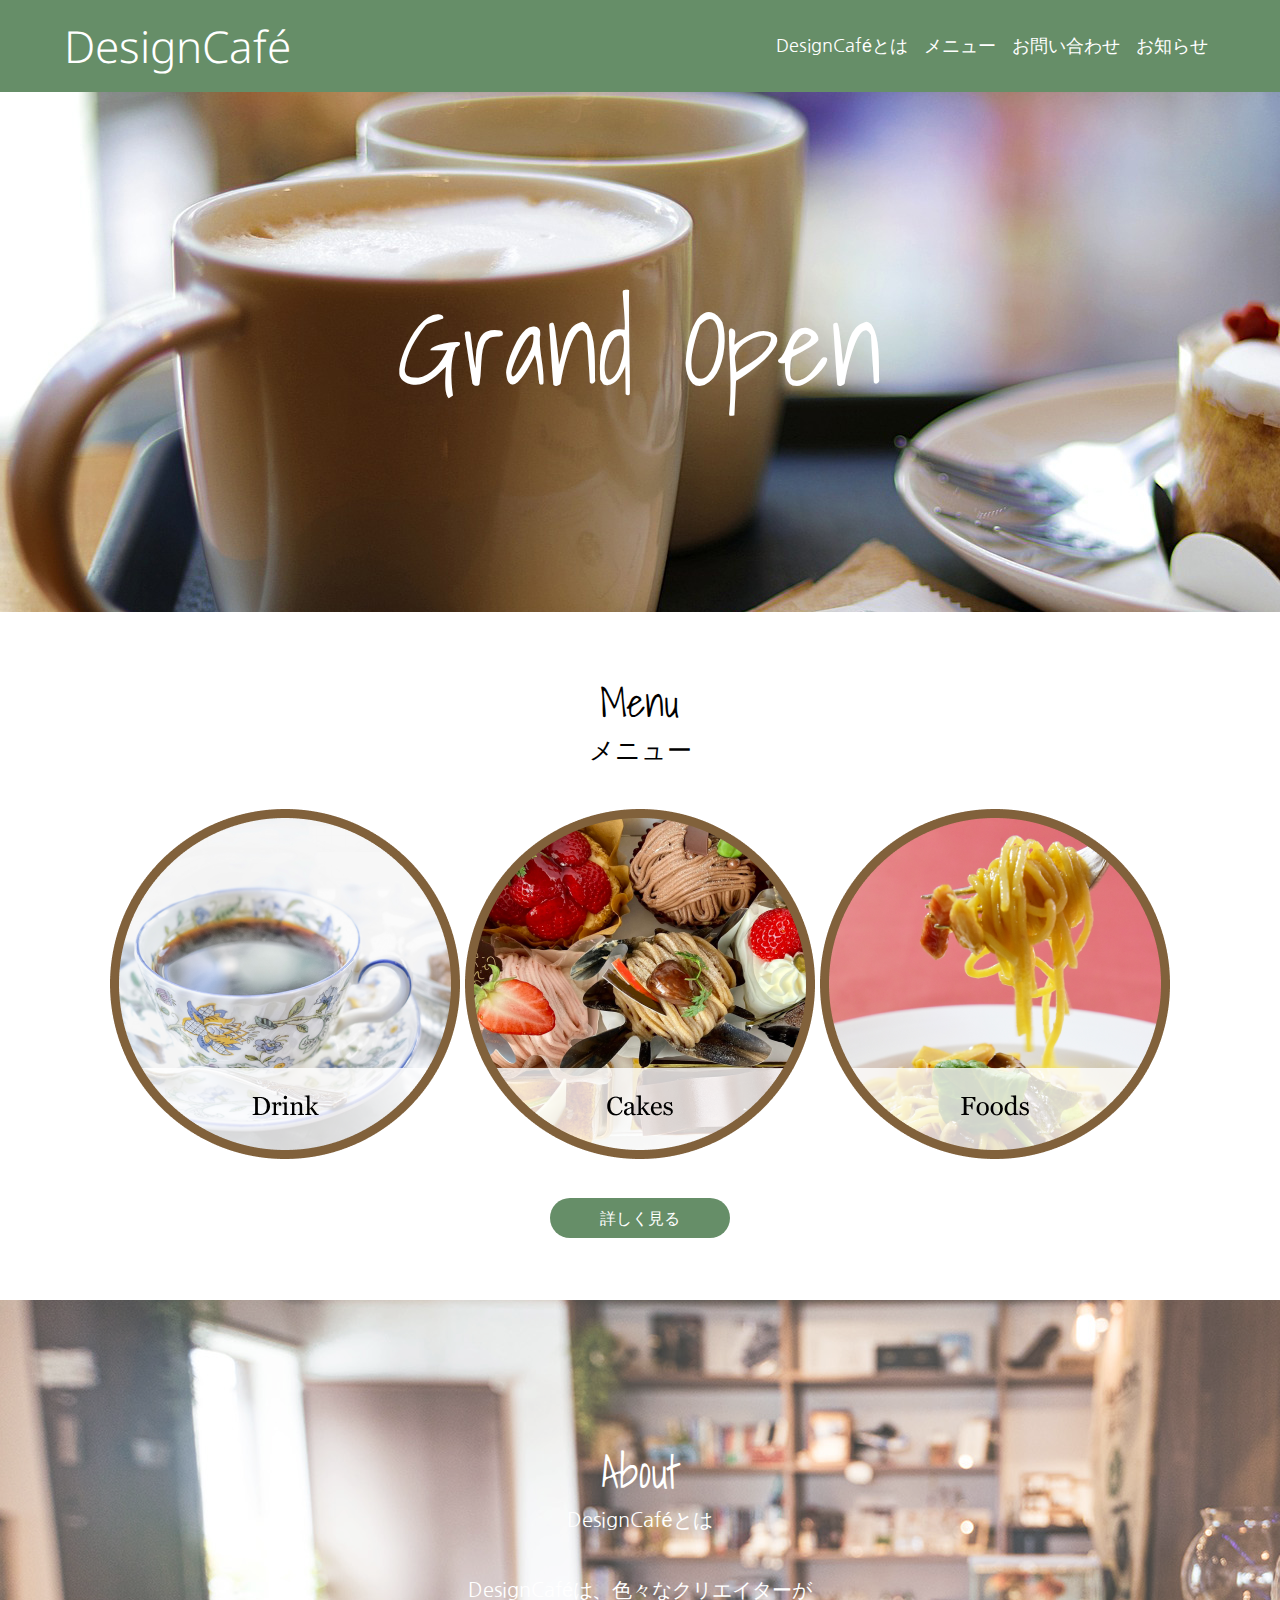
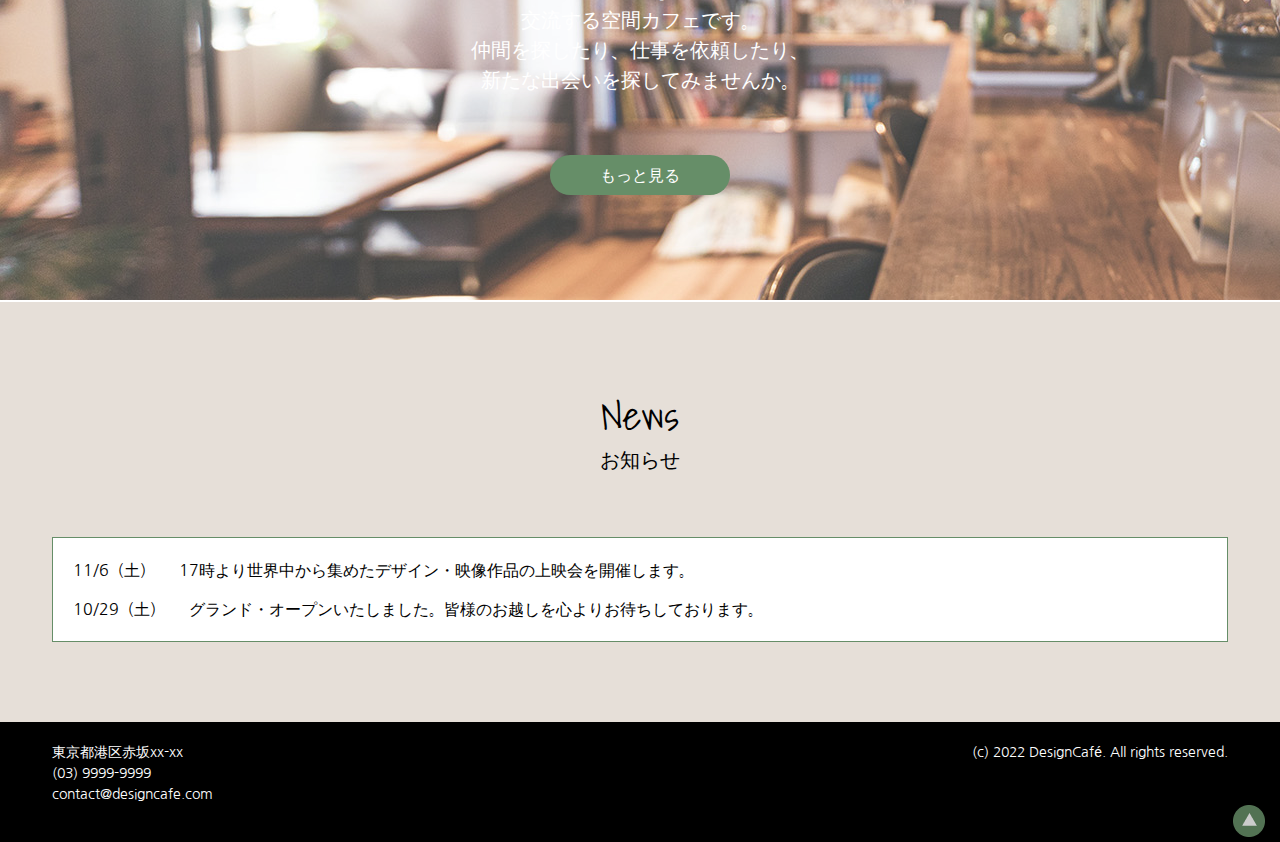
<file: HW10/index.html>
<!DOCTYPE html>
<html lang="en">
<head>
    <meta charset="UTF-8">
    <meta name="viewport" content="width=device-width, initial-scale=1.0">
    <title>DesignCafé</title>
    <link rel="preconnect" href="https://fonts.googleapis.com">
    <link rel="preconnect" href="https://fonts.gstatic.com" crossorigin>
    <link href="https://fonts.googleapis.com/css2?family=Shadows+Into+Light&display=swap" rel="stylesheet">
    <link rel="stylesheet" href="https://cdnjs.cloudflare.com/ajax/libs/font-awesome/6.5.2/css/all.min.css"
        integrity="sha512-SnH5WK+bZxgPHs44uWIX+LLJAJ9/2PkPKZ5QiAj6Ta86w+fsb2TkcmfRyVX3pBnMFcV7oQPJkl9QevSCWr3W6A=="
        crossorigin="anonymous" referrerpolicy="no-referrer" />
    <link rel="preconnect" href="https://fonts.googleapis.com">
    <link rel="preconnect" href="https://fonts.gstatic.com" crossorigin>
    <link href="https://fonts.googleapis.com/css2?family=Shadows+Into+Light&display=swap" rel="stylesheet">
    <link rel="preconnect" href="https://fonts.googleapis.com">
    <link rel="preconnect" href="https://fonts.gstatic.com" crossorigin>
    <link
        href="https://fonts.googleapis.com/css2?family=Nanum+Gothic&family=Noto+Sans+Georgian:wght@100..900&display=swap"
        rel="stylesheet">
    <link rel="preconnect" href="https://fonts.googleapis.com">
    <link rel="preconnect" href="https://fonts.gstatic.com" crossorigin>
    <link href="https://fonts.googleapis.com/css2?family=Noto+Sans+Georgian:wght@100..900&display=swap"
        rel="stylesheet">
    <link href="https://cdn.jsdelivr.net/npm/bootstrap@5.3.3/dist/css/bootstrap.min.css" rel="stylesheet"
        integrity="sha384-QWTKZyjpPEjISv5WaRU9OFeRpok6YctnYmDr5pNlyT2bRjXh0JMhjY6hW+ALEwIH" crossorigin="anonymous">
    <link rel="stylesheet" href="style/fonts.css">
    <link rel="stylesheet" href="style/media.css">
    <link rel="stylesheet" href="style/style.css">
</head>

<body>
    <header>
        <div class="container">
            <nav class="navbar navbar-expand-lg bg-$green-600 ">
                <div class="container-fluid">
                    <a class="navbar-brand text-white " href="#">DesignCafé</a>
                    <button class="navbar-toggler" type="button" data-bs-toggle="collapse" data-bs-target="#navbarNav"
                        aria-controls="navbarNav" aria-expanded="false" aria-label="Toggle navigation">
                        <span class="navbar-toggler-icon"></span>
                    </button>
                    <div class="collapse navbar-collapse" id="navbarNav">
                        <ul class="navbar-nav ms-auto">
                            <li class="nav-item">
                                <a class="nav-link active text-white" aria-current="page" href="#">DesignCaféとは</a>
                            </li>
                            <li class="nav-item">
                                <a class="nav-link text-white " href="#">メニュー</a>
                            </li>
                            <li class="nav-item">
                                <a class="nav-link text-white" href="#">お問い合わせ</a>
                            </li>
                            <li class="nav-item">
                                <a class="nav-link text-white" aria-disabled="true">お知らせ</a>
                            </li>
                        </ul>
                    </div>
                </div>
            </nav>
        </div>
    </header>
    <!-- 2 секція  -->
    <section class="grand_open">
        <div class="wrapper_grand">
            <div class="container">
                <div class="grand_title">Grand Open</div>
            </div>
        </div>
    </section>
    <!-- 3 секція -->
    <section class="select">
        <div class="container">
            <div class="select_wrapper">
                <div class="select_text">
                    <div class="select_title">Menu</div>
                    <div class="select_subtitle">メニュー</div>
                </div>
                <div class="select_img">
                    <img class="Drink col-mg-4" src="img/img1.png" alt="Drink">
                    <img class="Cakes  col-mg-4" src="img/img2.png" alt="Cakes">
                    <img class="Foods col-mg-4" src="img/img3.png" alt="Foods">
                </div>
                <button class="selection_btn">詳しく見る <span><i class="fa-solid fa-angle-right"></i></span></button>
            </div>
        </div>
    </section>
    <!-- 4 секція -->
    <section class="description">
        <div class="dsr_wrapper">
        <div class="container">
            <div class="dsrg">
                <div class="dsr_title">About</div>
                <div class="dsr_subtitle">DesignCaféとは</div>
            </div>
            <div class="dsr_text">DesignCaféは、色々なクリエイターが         <br>交流する空間カフェです。        <br>  仲間を探したり、仕事を依頼したり、   <br> 新たな出会いを探してみませんか。
                <button class="dsr_btn">もっと見る <span><i class="fa-solid fa-angle-right"></i></span></button>
                </div>
            </div>   
        </div>
    </section>
<!-- 5 секція -->
<section class="news">
    <div class="container">
        <div class="news_main">
        <div class="news_title">News</div>
        <div class="news_subtitle">お知らせ</div>
        </div>
        <div class="block">
            <div class="first_blockt"><id>11/6（土）</id> 17時より世界中から集めたデザイン・映像作品の上映会を開催します。</div>
            <div class="second_blockt"><id>10/29（土）</id> グランド・オープンいたしました。皆様のお越しを心よりお待ちしております。 </div>
        </div>
    </div>
</section>
<!-- футер -->
    <footer>
        <div class="container">
            <div class="footer_column">
            <div class="first_column">
                <div class="footer_first">東京都港区赤坂xx-xx</div>
                <div class="footer_second">(03) 9999-9999</div>
                <div class="footer_email">contact@designcafe.com</div>
            </div>
            <div class="second_column">
                <div class="author">(c) 2022 DesignCafé. All rights reserved.</div>
                </div>
            </div>
        </div>
        <img src="icon/footer_icon.png" alt="icon" class="footer_img">
        </footer>
    <script src="https://cdn.jsdelivr.net/npm/bootstrap@5.3.3/dist/js/bootstrap.bundle.min.js"
        integrity="sha384-YvpcrYf0tY3lHB60NNkmXc5s9fDVZLESaAA55NDzOxhy9GkcIdslK1eN7N6jIeHz"
        crossorigin="anonymous"></script>
</body>
</html>
</file>
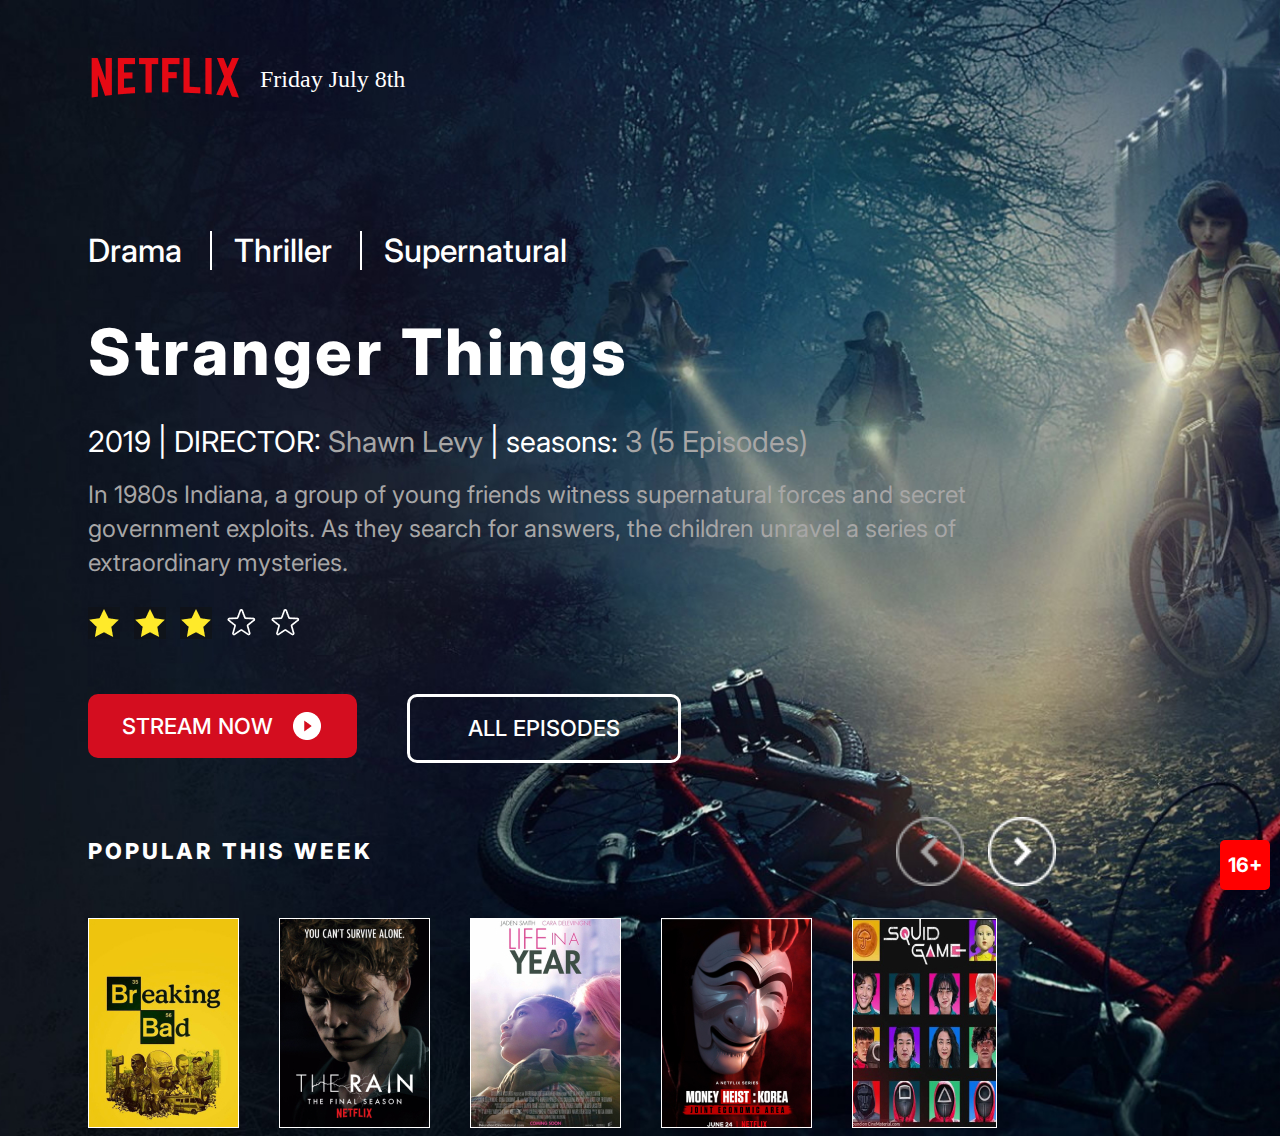
<file: HW6/index.html>
<!DOCTYPE html>
<html lang="en">
  <head>
    <meta charset="UTF-8" />
    <meta name="viewport" content="width=device-width, initial-scale=1.0" />
    <link rel="preconnect" href="https://fonts.googleapis.com" />
    <link rel="preconnect" href="https://fonts.gstatic.com" crossorigin />
    <link
      href="https://fonts.googleapis.com/css2?family=Inter:wght@100..900&display=swap"
      rel="stylesheet"
    />
    <link rel="stylesheet" href="style/style.css" />
    <title>Netflix</title>
  </head>
  <body>
    <header>
      <div class="container be-flex">
        <div class="left-side-header">
          <img
            class="logo"
            src="img/іконка_нетфлікс.png"
            alt="Netflix logotype in red color"
          />
           <p style="font-family: 'Calligraphic';">Friday July 8th</p>
        </div>
        <div class="right-side-header">
          <button type="button" class="search-btn">
            <img
              class="search-icon"
              src="img/лупа.png" alt="search"
            />
          </button>
          <img src="img/аватарка_акаунта.png" alt="avatarka" />
        </div>
      </div>
    </header>
    <main>
      <div class="container">
        <div class="content-thumb">
          <div class="genres-container">
            <span class="genres">Drama</span>
            <span class="genres">Thriller</span>
            <span class="genres">Supernatural</span>
          </div>
          <h1>Stranger Things</h1>
          <p class="info">
            2019 | DIRECTOR: <span class="info-gray">Shawn Levy </span> | seasons:
            <span class="info-gray">3 (5 Episodes)</span>
          </p>
          <p class="film-description">
            In 1980s Indiana, a group of young friends witness supernatural
            forces and secret government exploits. As they search for answers,
            the children unravel a series of extraordinary mysteries.
          </p>
          <ul class="raiting">
            <li><img src="img/золота_зірка.png" alt="Gold star" /></li>
            <li><img src="img/золота_зірка.png" alt="Gold star" /></li>
            <li><img src="img/золота_зірка.png" alt="Gold star" /></li>
            <li><img src="img/сіра_зірка.png" alt="Grey star" /></li>
            <li><img src="img/сіра_зірка.png" alt="Grey star" /></li>
          </ul>
          <ul class="buttons-list">
            <li>
              <button class="btn primary-btn">
                STREAM NOW <img src="img/пауза.png" alt="pauza" />
              </button>
            </li>
            <li><button class="btn secondary-btn">ALL EPISODES</button></li>
          </ul>
          <div class="popular-container">
            <h2>POPULAR THIS WEEK</h2>
            <div class="slider-arrows">
              <img src="img/стрілка_вліво.png" alt="left" />
              <img src="img/стрілка_вправо.png" alt="right" />
            </div>
          </div>
          <ul class="popular-list">
            <li><img src="img/фільм1.jpg" alt="Film1" /></li>
            <li><img src="img//фільм2.jpg" alt="Film2" /></li>
            <li><img src="img/фільм3.jpg" alt="Film3" /></li>
            <li><img src="img//фільм4.jpg" alt="Film4" /></li>
            <li><img src="img/фільм5.jpg" alt="Film5" /></li>
          </ul>
          <style>
            .corner-box {
                position: fixed;
                bottom: 10px;
                right: 10px;
                width: 50px;
                height: 50px;
                background-color: red;
                color: white;
                display: flex;
                justify-content: center;
                align-items: center;
                font-size: 20px;
                font-weight: bold;
                border-radius: 5px;
            }
        </style>
          <div class="corner-box">16+</div>
        </div>
      </div>
    </main>
  </body>
</html>
</file>
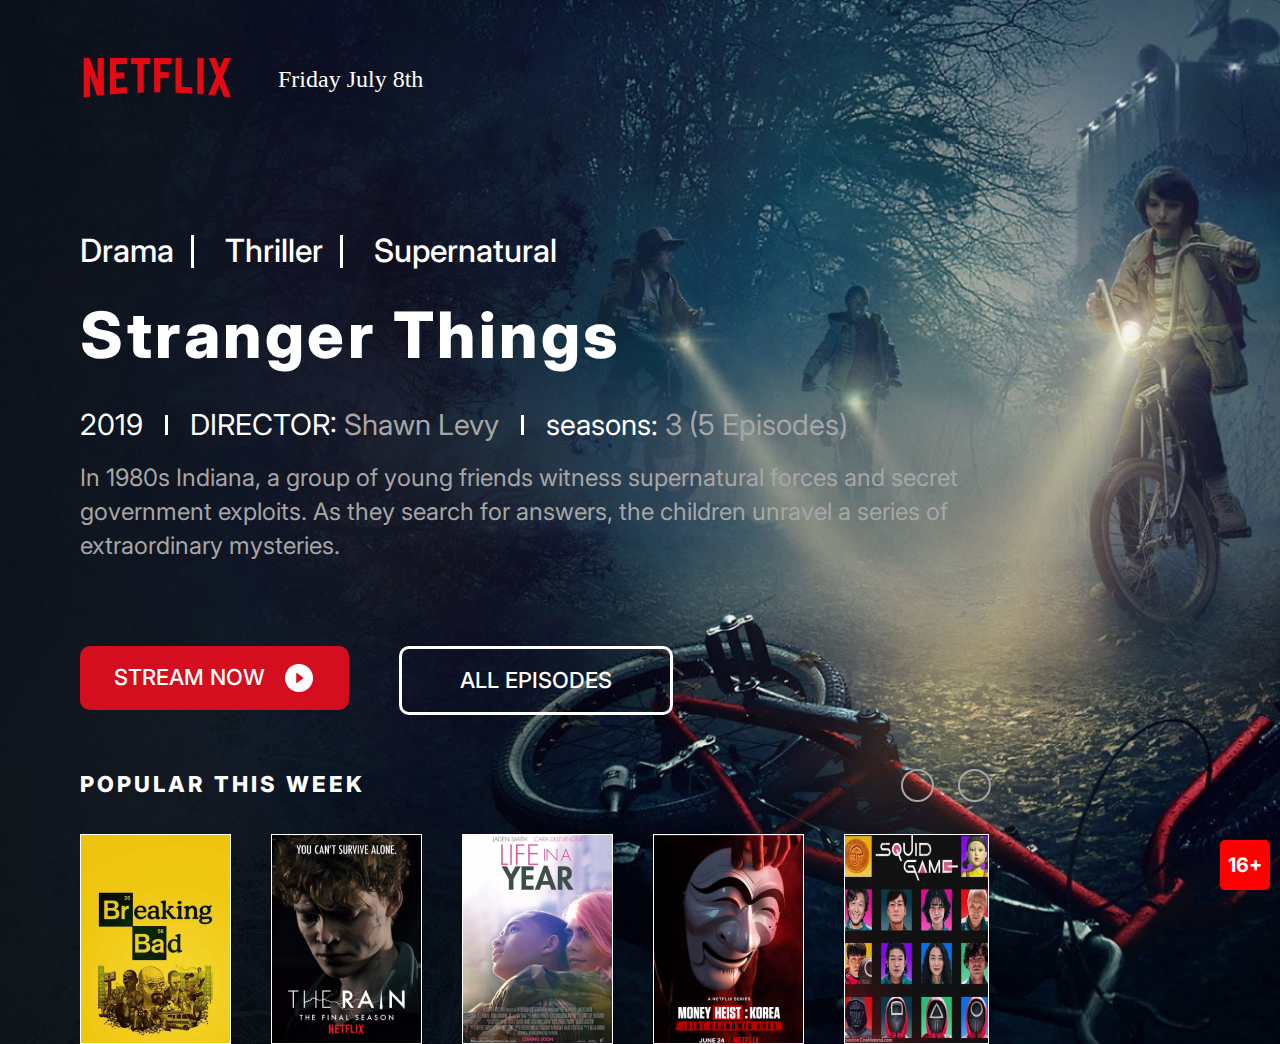
<file: HW7/index.html>
<!DOCTYPE html>
<html lang="en">
  <head>
    <meta charset="UTF-8" />
    <meta name="viewport" content="width=device-width, initial-scale=1.0" />
    <link rel="preconnect" href="https://fonts.googleapis.com" />
    <link rel="preconnect" href="https://fonts.gstatic.com" crossorigin />
    <link
      href="https://fonts.googleapis.com/css2?family=Inter:wght@100..900&display=swap"
      rel="stylesheet"
    />
    <link
      rel="stylesheet"
      href="https://cdnjs.cloudflare.com/ajax/libs/font-awesome/6.5.2/css/all.min.css"
      integrity="sha512-SnH5WK+bZxgPHs44uWIX+LLJAJ9/2PkPKZ5QiAj6Ta86w+fsb2TkcmfRyVX3pBnMFcV7oQPJkl9QevSCWr3W6A=="
      crossorigin="anonymous"
      referrerpolicy="no-referrer"
    />
    <link rel="stylesheet" href="style/reset.css" />
    <link rel="stylesheet" href="style/style.css" />
    <title>Netflix</title>
  </head>
  <body>
    <header>
      <div class="container be-flex">
        <div class="left-side-header">
          <img
            class="logo"
            src="img/іконка_нетфлікс.png"
            alt="Netflix logotype in red color"
          />
          <p style="font-family: 'Calligraphic';">Friday July 8th</p>
        </div>
        <div class="right-side-header">
          <button type="button" class="search-btn">
            <i class="fa-solid fa-magnifying-glass fa-3x"></i>
          </button>
          <img src="img/аватарка_акаунта.png" alt="avatarka" />
        </div>
      </div>
    </header>
    <main>
      <div class="container">
        <div class="content-thumb">
          <div class="genres-container">
            <span class="genres">Drama</span>
            <span class="genres">Thriller</span>
            <span class="genres">Supernatural</span>
          </div>
          <h1>Stranger Things</h1>
          <p class="info">
            2019<span class="divider">DIRECTOR:</span>
            <span class="info-gray">Shawn Levy</span
            ><span class="divider">seasons:</span>
            <span class="info-gray">3 (5 Episodes)</span>
          </p>
          <p class="film-description">
            In 1980s Indiana, a group of young friends witness supernatural
            forces and secret government exploits. As they search for answers,
            the children unravel a series of extraordinary mysteries.
          </p>
          <ul class="raiting">
            <li class="star-item"><i class="fa-solid fa-star fa-lg"></i></li>
            <li class="star-item"><i class="fa-solid fa-star fa-lg"></i></li>
            <li class="star-item"><i class="fa-solid fa-star fa-lg"></i></li>
            <li class="star-item_non-active">
              <i class="fa-regular fa-star fa-lg"></i>
            </li>
            <li class="star-item_non-active">
              <i class="fa-regular fa-star fa-lg"></i>
            </li>
          </ul>
          <ul class="buttons-list">
            <li>
              <button class="btn primary-btn">
                STREAM NOW <img src="img/пауза.png" alt="pauza" />
              </button>
            </li>
            <li><button class="btn secondary-btn">ALL EPISODES</button></li>
          </ul>
          <div class="popular-container">
            <h2>POPULAR THIS WEEK</h2>
            <ul class="slider-arrows">
              <li>
                <button class="arrow-btn">
                  <i class="fa-solid fa-chevron-left"></i>
                </button>
              </li>
              <li>
                <button class="arrow-btn">
                  <i class="fa-solid fa-chevron-right"></i>
                </button>
              </li>
            </ul>
          </div>
          <ul class="popular-list">
            <li><img src="img/фільм1.jpg" alt="Film1" /></li>
            <li><img src="img/фільм2.jpg" alt="Film2" /></li>
            <li><img src="img/фільм3.jpg" alt="Film3" /></li>
            <li><img src="img/фільм4.jpg" alt="Film4" /></li>
            <li><img src="img/фільм5.jpg" alt="Film5" /></li>
          </ul>
          <style>
            .corner-box {
                position: fixed;
                bottom: 10px;
                right: 10px;
                width: 50px;
                height: 50px;
                background-color: red;
                color: white;
                display: flex;
                justify-content: center;
                align-items: center;
                font-size: 20px;
                font-weight: bold;
                border-radius: 5px;
            }
        </style>
          <div class="corner-box">16+</div>
        </div>
      </div>
     </main>
  </body>
</html>
</file>
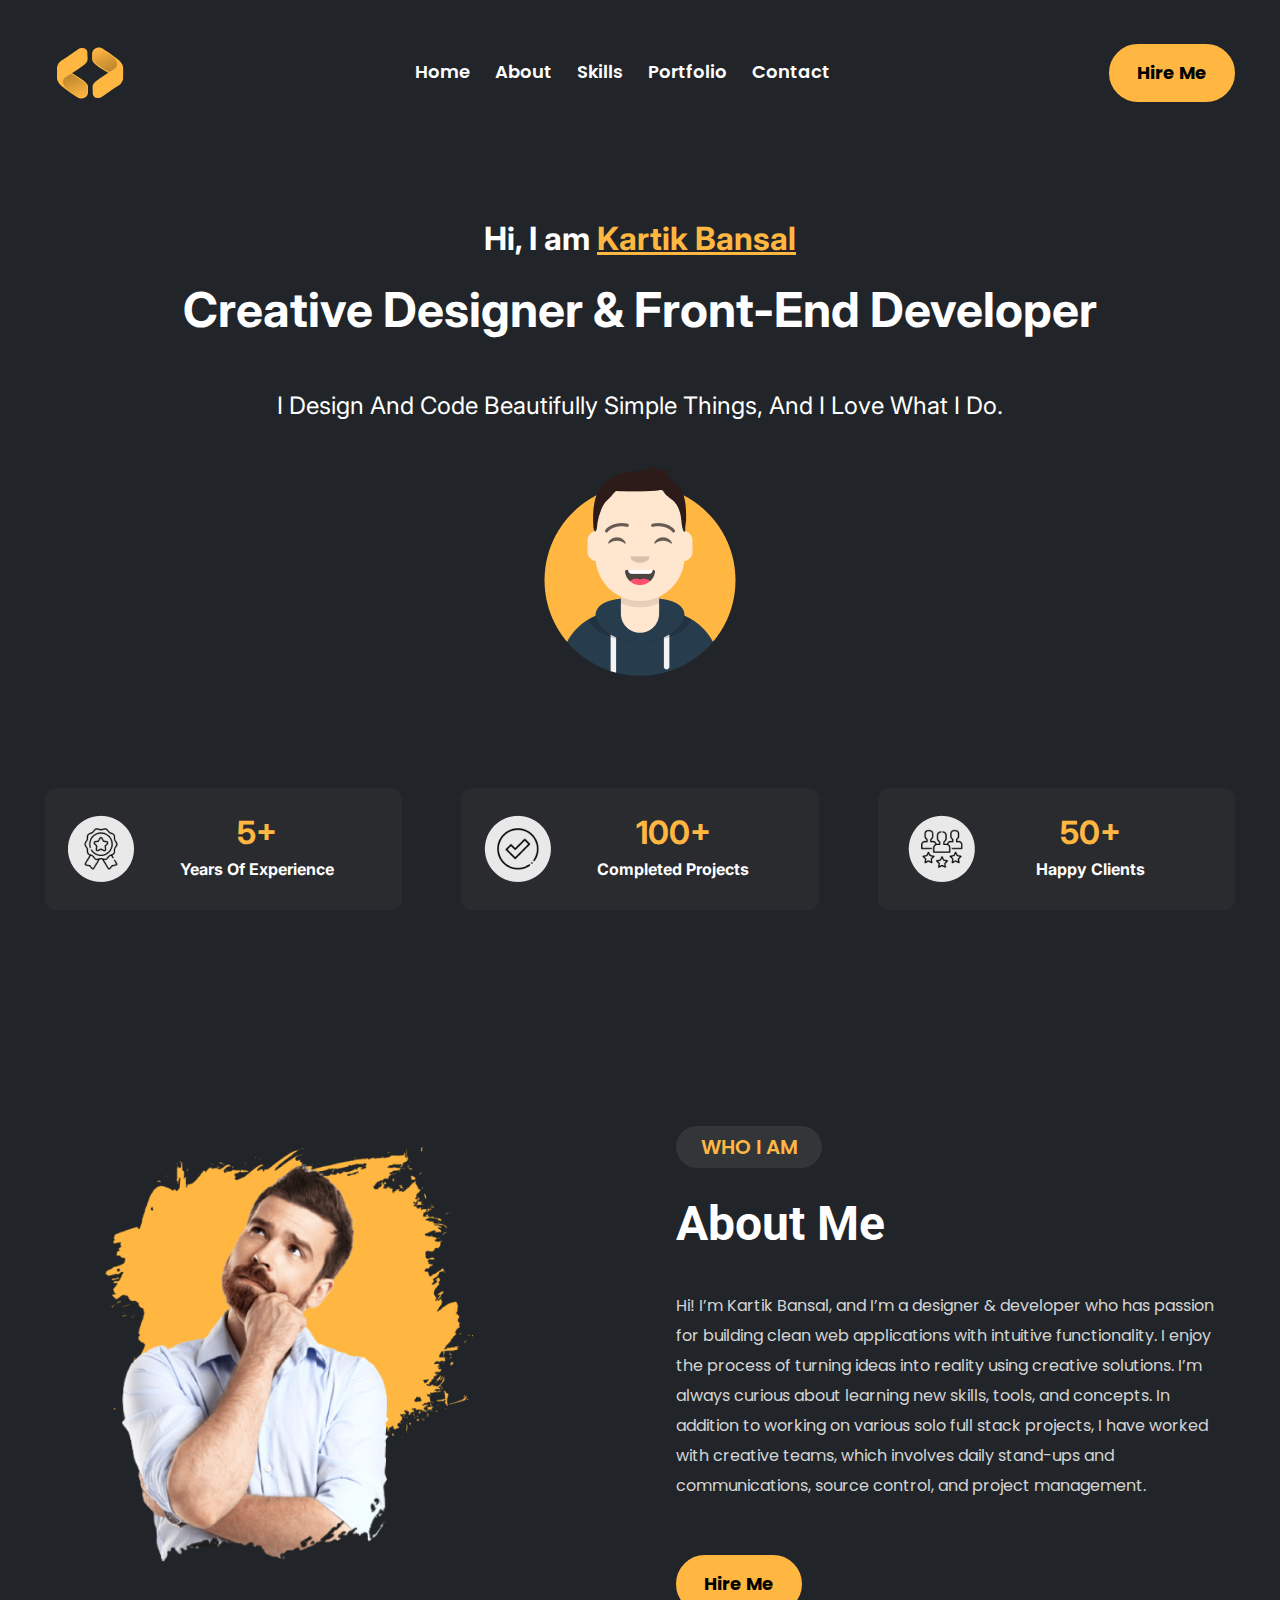
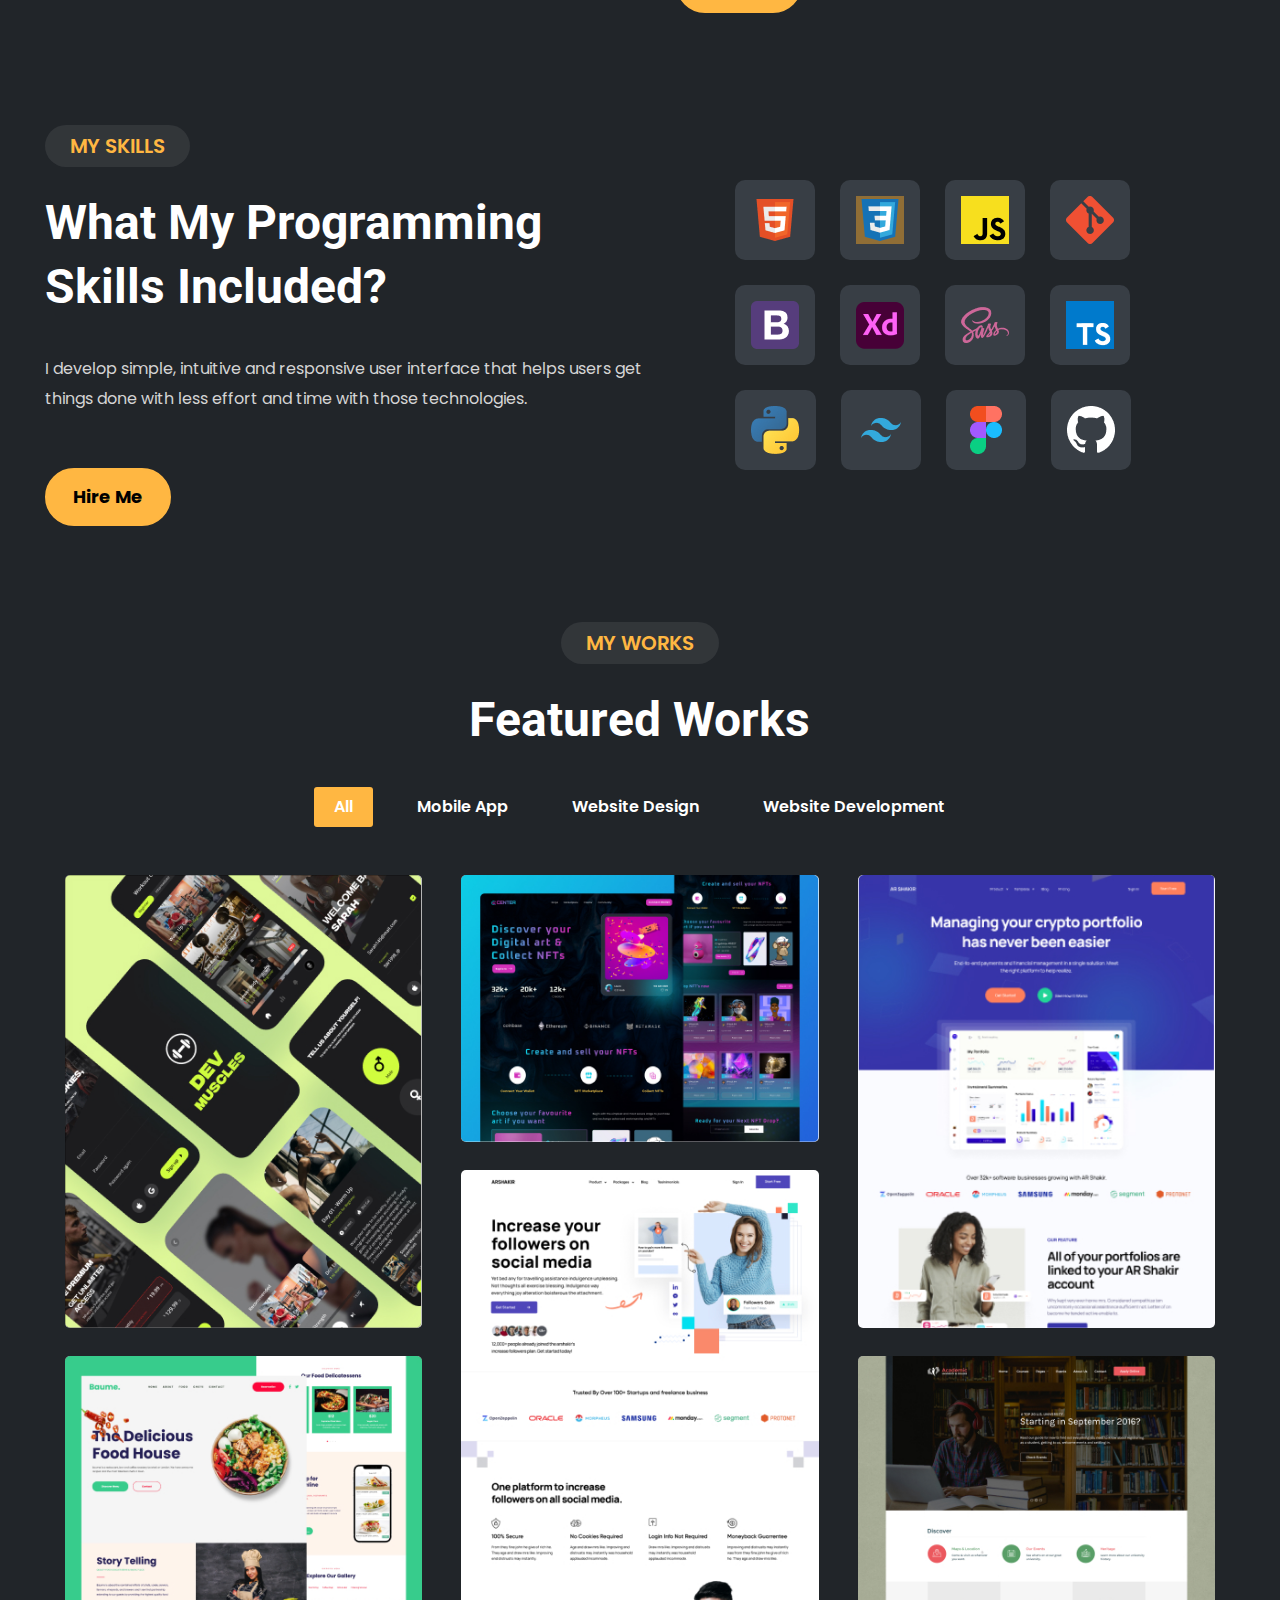
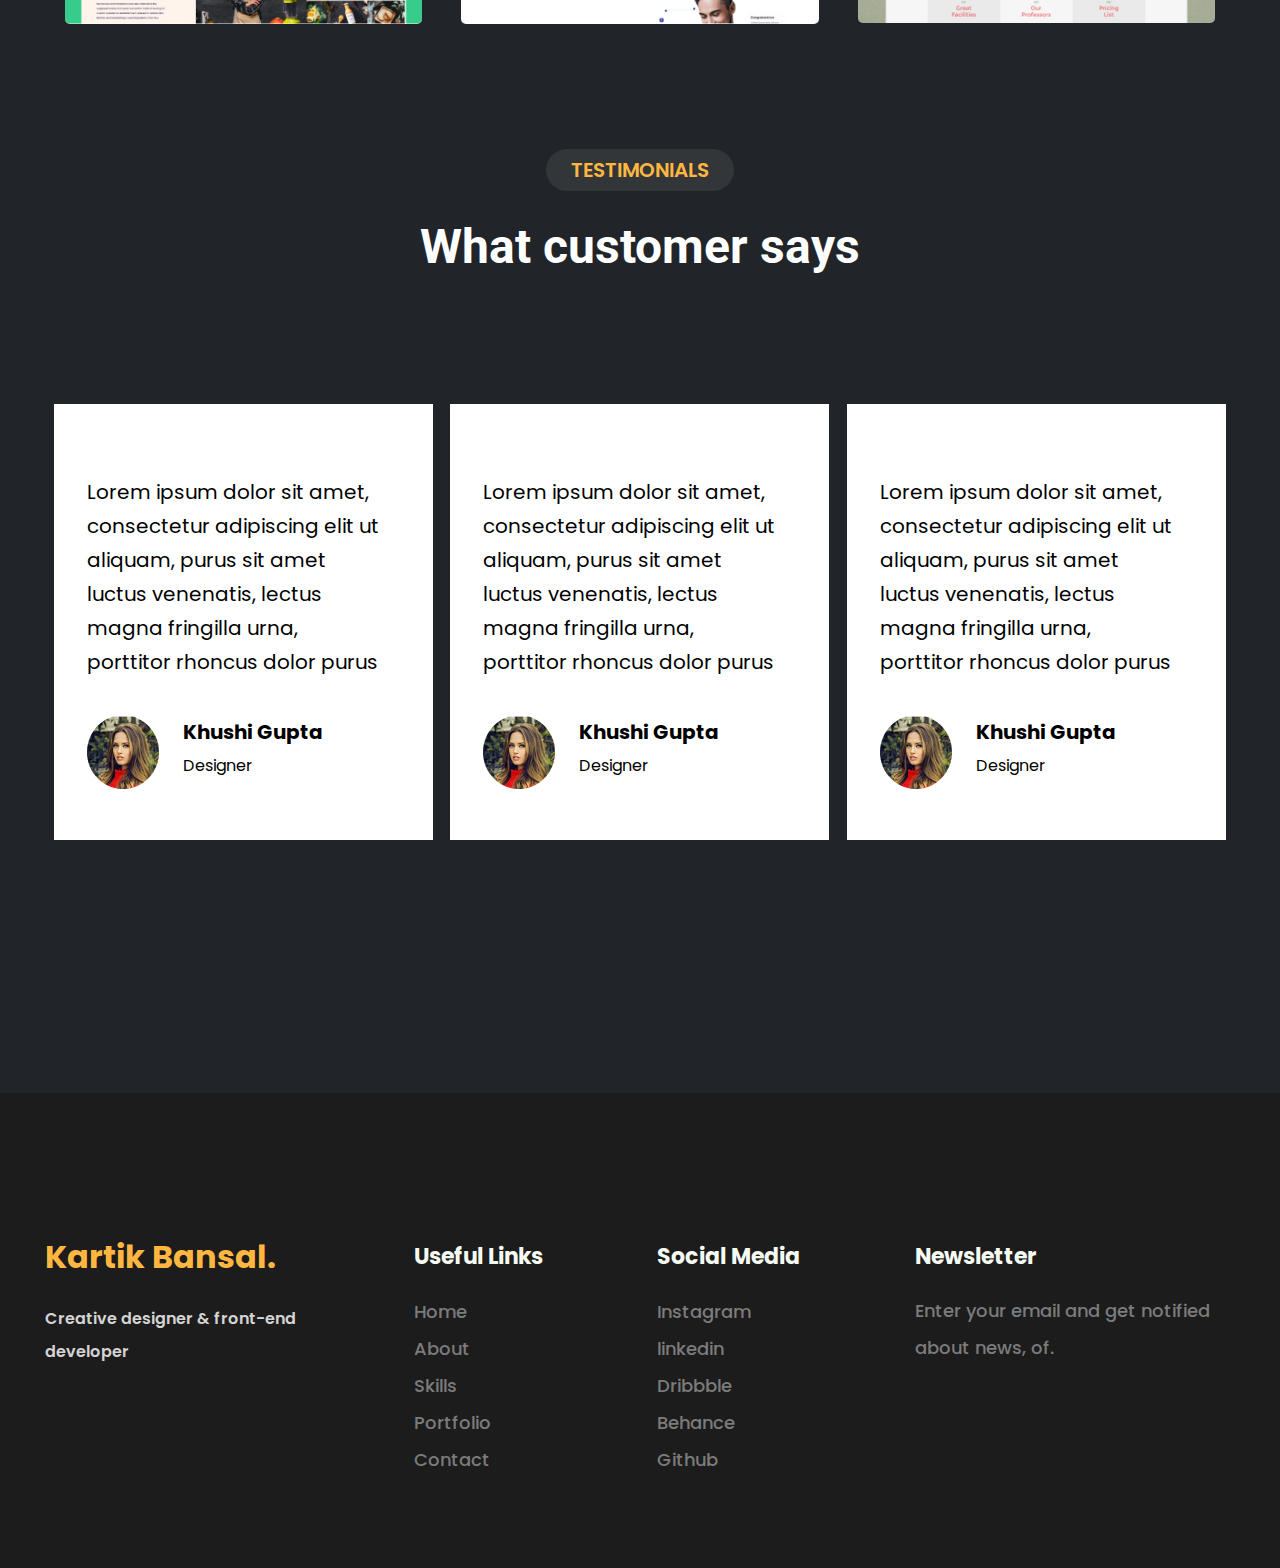
<file: HW8/index.html>
<!DOCTYPE html>
<html lang="en">
  <head>
    <meta charset="UTF-8" />
    <meta name="viewport" content="width=device-width, initial-scale=1.0" />
    <link rel="preconnect" href="https://fonts.googleapis.com" />
    <link rel="preconnect" href="https://fonts.gstatic.com" crossorigin />
    <link
      href="https://fonts.googleapis.com/css2?family=Inter:wght@100..900&family=Poppins:ital,wght@0,100;0,200;0,300;0,400;0,500;0,600;0,700;0,800;0,900;1,100;1,200;1,300;1,400;1,500;1,600;1,700;1,800;1,900&family=Roboto:ital,wght@0,100;0,300;0,400;0,500;0,700;0,900;1,100;1,300;1,400;1,500;1,700;1,900&display=swap"
      rel="stylesheet"
    />
    <link
      rel="stylesheet"
      href="https://cdnjs.cloudflare.com/ajax/libs/font-awesome/6.5.2/css/all.min.css"
      integrity="sha512-SnH5WK+bZxgPHs44uWIX+LLJAJ9/2PkPKZ5QiAj6Ta86w+fsb2TkcmfRyVX3pBnMFcV7oQPJkl9QevSCWr3W6A=="
      crossorigin="anonymous"
      referrerpolicy="no-referrer"
    />
    <link rel="stylesheet" href="styles/reset.css" />
    <link rel="stylesheet" href="styles/cv.css" />
    <title>CV</title>
  </head>
  <body>
    <header>
      <div class="big-wrapper be-flex">
        <a class="logo" href="#"><img src="img/logo.png" alt="logotype" /></a>
        <nav>
          <ul class="be-flex">
            <li class="nav-items"><a class="nav-links" href="#">Home</a></li>
            <li class="nav-items"><a class="nav-links" href="#">About</a></li>
            <li class="nav-items"><a class="nav-links" href="#">Skills</a></li>
            <li class="nav-items">
              <a class="nav-links" href="#">Portfolio</a>
            </li>
            <li class="nav-items"><a class="nav-links" href="#">Contact</a></li>
          </ul>
        </nav>
        <button class="hire-btn" type="button">Hire Me</button>
      </div>
    </header>
    <main>
      <section class="hero-section">
        <div class="big-wrapper">
          <p class="greeting">
            Hi, I am
            <a
              class="greeting-span"
              href="https://www.instagram.com/kaaartikbansal/"
              target="_blank"
              rel="noreferrer noopener nofollow"
              >Kartik Bansal</a
            >
          </p>
          <h1>Creative designer & front-end developer</h1>
          <p class="my-services">
            I design and code beautifully simple things, and I love what I do.
          </p>
          <img class="avatar" src="img/avatar.png" alt="avatar" />
        </div>
      </section>
      <section class="benefits">
        <div class="big-wrapper be-flex">
          <div class="benefits-thumb">
            <img src="img/medal-icon.png" alt="avard" />
            <div>
              <p class="digit">5+</p>
              <p class="benefit-description">Years of Experience</p>
            </div>
            <i class="fa-solid fa-chevron-right"></i>
          </div>
          <div class="benefits-thumb">
            <img src="img/checked-icon.png" alt="check" />
            <div>
              <p class="digit">100+</p>
              <p class="benefit-description">Completed Projects</p>
            </div>
            <i class="fa-solid fa-chevron-right"></i>
          </div>
          <div class="benefits-thumb">
            <img src="img/clients-icon.png" alt="people" />
            <div>
              <p class="digit">50+</p>
              <p class="benefit-description">Happy Clients</p>
            </div>
            <i class="fa-solid fa-chevron-right"></i>
          </div>
        </div>
      </section>
      <section class="hero-section">
        <div class="big-wrapper">
          <div class="horizontal-container be-flex">
            <div class="img-wrapper">
              <img src="img/hero-photo.png" alt="man" />
            </div>
            <div class="hero-description">
              <h3>Who I am</h3>
              <h2>About Me</h2>
              <p class="description-text">
                Hi! I’m Kartik Bansal, and I’m a designer & developer who has
                passion for building clean web applications with intuitive
                functionality. I enjoy the process of turning ideas into reality
                using creative solutions. I’m always curious about learning new
                skills, tools, and concepts. In addition to working on various
                solo full stack projects, I have worked with creative teams,
                which involves daily stand-ups and communications, source
                control, and project management.
              </p>
              <button class="hire-btn" type="button">Hire Me</button>
            </div>
          </div>
        </div>
      </section>
      <section class="skills">
        <div class="big-wrapper be-flex horizontal-container">
          <div class="skills-thumb">
            <h3>MY skills</h3>
            <h2>What My Programming Skills Included?</h2>
            <p class="description-text">
              I develop simple, intuitive and responsive user interface that
              helps users get things done with less effort and time with those
              technologies.
            </p>
            <button class="hire-btn" type="button">Hire Me</button>
          </div>
          <ul class="stack-list">
            <li class="stack-item">
              <a class="stack-link" href="#"
                ><img src="img/icons/html5.png" alt="HTML5"
              /></a>
            </li>

            <li class="stack-item">
              <a class="stack-link" href="#"
                ><img src="img/icons/css3.png" alt="CSS3"
              /></a>
            </li>

            <li class="stack-item">
              <a class="stack-link" href="#"
                ><img src="img/icons/js.png" alt="Js"
              /></a>
            </li>

            <li class="stack-item">
              <a class="stack-link" href="#"
                ><img src="img/icons/git.png" alt="Git"
              /></a>
            </li>

            <li class="stack-item">
              <a class="stack-link" href="#"
                ><img src="img/icons/b.png" alt="B"
              /></a>
            </li>

            <li class="stack-item">
              <a class="stack-link" href="#"
                ><img src="img/icons/xd.png" alt="Xd"
              /></a>
            </li>

            <li class="stack-item">
              <a class="stack-link" href="#"
                ><img src="img/icons/sass.png" alt="Sass"
              /></a>
            </li>

            <li class="stack-item">
              <a class="stack-link" href="#"
                ><img src="img/icons/ts.png" alt="TS"
              /></a>
            </li>

            <li class="stack-item">
              <a class="stack-link" href="#"
                ><img src="img/icons/pyton.png" alt="Pyton"
              /></a>
            </li>

            <li class="stack-item">
              <a class="stack-link" href="#"
                ><img src="img/icons/taliwind.png" alt="tailwind"
              /></a>
            </li>

            <li class="stack-item">
              <a class="stack-link" href="#"
                ><img src="img/icons/figma.png" alt="Figma"
              /></a>
            </li>

            <li class="stack-item">
              <a class="stack-link" href="#"
                ><img src="img/icons/github.png" alt="Github"
              /></a>
            </li>
          </ul>
        </div>
      </section>
      <section class="features">
        <div class="big-wrapper">
          <div class="features-title-container">
            <h3>my works</h3>
            <h2>Featured Works</h2>
            <ul class="filter-list">
              <li>
                <button class="filter-button active" type="button">All</button>
              </li>
              <li>
                <button class="filter-button" type="button">Mobile App</button>
              </li>
              <li>
                <button class="filter-button" type="button">
                  Website Design
                </button>
              </li>
              <li>
                <button class="filter-button" type="button">
                  Website Development
                </button>
              </li>
            </ul>
          </div>
          <div class="images-thumb">
            <div class="column-thumb">
              <img src="img/featured-works-1.jpg" alt="mobile phones" />
              <img src="img/featured-works-1-2.jpg" alt="Cafe menu" />
            </div>
            <div class="column-thumb">
              <img
                src="img/featured-works-2.jpg"
                alt="Digital art & Collect NFTs"
              />
              <img
                src="img/featured-works-2-2.jpg"
                alt="Increase your followers on social media"
              />
            </div>
            <div class="column-thumb">
              <img
                src="img/featured-works-3.jpg"
                alt="Managing your crypto portfolio"
              />
              <img
                src="img/featured-works-3-2.jpg "
                alt="Academic University"
              />
            </div>
          </div>
        </div>
      </section>
      <section class="testemonials-section">
        <div class="big-wrapper">
          <div class="testemonials-header-thumb">
            <h3>testimonials</h3>
            <h2>What customer says</h2>
          </div>
          <ul class="testemonials-list">
            <li class="testemonials-item">
              <ul class="stars-list">
                <li class="star-item"><i class="fa-solid fa-star"></i></li>
                <li class="star-item"><i class="fa-solid fa-star"></i></li>
                <li class="star-item"><i class="fa-solid fa-star"></i></li>
                <li class="star-item"><i class="fa-solid fa-star"></i></li>
                <li class="star-item"><i class="fa-solid fa-star"></i></li>
              </ul>
              <p class="testemonial-text">
                Lorem ipsum dolor sit amet, consectetur adipiscing elit ut
                aliquam, purus sit amet luctus venenatis, lectus magna fringilla
                urna, porttitor rhoncus dolor purus
              </p>
              <div class="user-data">
                <img src="img/testemonial-avatar.png" alt="user avatar" />
                <div class="user-info">
                  <h4 class="user-name">Khushi Gupta</h4>
                  <p class="user-profession">Designer</p>
                </div>
              </div>
            </li>
            <li class="testemonials-item">
              <ul class="stars-list">
                <li class="star-item"><i class="fa-solid fa-star"></i></li>
                <li class="star-item"><i class="fa-solid fa-star"></i></li>
                <li class="star-item"><i class="fa-solid fa-star"></i></li>
                <li class="star-item"><i class="fa-solid fa-star"></i></li>
                <li class="star-item"><i class="fa-solid fa-star"></i></li>
              </ul>
              <p class="testemonial-text">
                Lorem ipsum dolor sit amet, consectetur adipiscing elit ut
                aliquam, purus sit amet luctus venenatis, lectus magna fringilla
                urna, porttitor rhoncus dolor purus
              </p>
              <div class="user-data">
                <img src="img/testemonial-avatar.png" alt="user avatar" />
                <div class="user-info">
                  <h4 class="user-name">Khushi Gupta</h4>
                  <p class="user-profession">Designer</p>
                </div>
              </div>
            </li>
            <li class="testemonials-item">
              <ul class="stars-list">
                <li class="star-item"><i class="fa-solid fa-star"></i></li>
                <li class="star-item"><i class="fa-solid fa-star"></i></li>
                <li class="star-item"><i class="fa-solid fa-star"></i></li>
                <li class="star-item"><i class="fa-solid fa-star"></i></li>
                <li class="star-item"><i class="fa-solid fa-star"></i></li>
              </ul>
              <p class="testemonial-text">
                Lorem ipsum dolor sit amet, consectetur adipiscing elit ut
                aliquam, purus sit amet luctus venenatis, lectus magna fringilla
                urna, porttitor rhoncus dolor purus
              </p>
              <div class="user-data">
                <img src="img/testemonial-avatar.png" alt="user avatar" />
                <div class="user-info">
                  <h4 class="user-name">Khushi Gupta</h4>
                  <p class="user-profession">Designer</p>
                </div>
              </div>
            </li>
          </ul>
        </div>
      </section>
    </main>
    <footer>
      <div class="big-wrapper top-flex-position">
        <div>
          <p class="me-in-footer">Kartik Bansal.</p>
          <p class="my-profession">Creative designer & front-end developer</p>
        </div>
        <div class="footer-links-container">
          <h5>Useful Links</h5>
          <ul class="links-list">
            <li class="links-item"><a href="#">Home</a></li>
            <li class="links-item"><a href="#">About</a></li>
            <li class="links-item"><a href="#">Skills</a></li>
            <li class="links-item"><a href="#">Portfolio</a></li>
            <li class="links-item"><a href="#">Contact</a></li>
          </ul>
        </div>
        <div class="footer-links-container">
          <h5>Social Media</h5>
          <ul class="links-list">
            <li class="links-item"><a href="#">Instagram</a></li>
            <li class="links-item"><a href="#">linkedin</a></li>
            <li class="links-item"><a href="#">Dribbble</a></li>
            <li class="links-item"><a href="#">Behance</a></li>
            <li class="links-item"><a href="#">Github</a></li>
          </ul>
        </div>
        <div class="footer-links-container">
          <h5>Newsletter</h5>
          <p class="feedback">
            Enter your email and get notified about news, of.
          </p>
        </div>
      </div>
    </footer>
  </body>
</html>
</file>
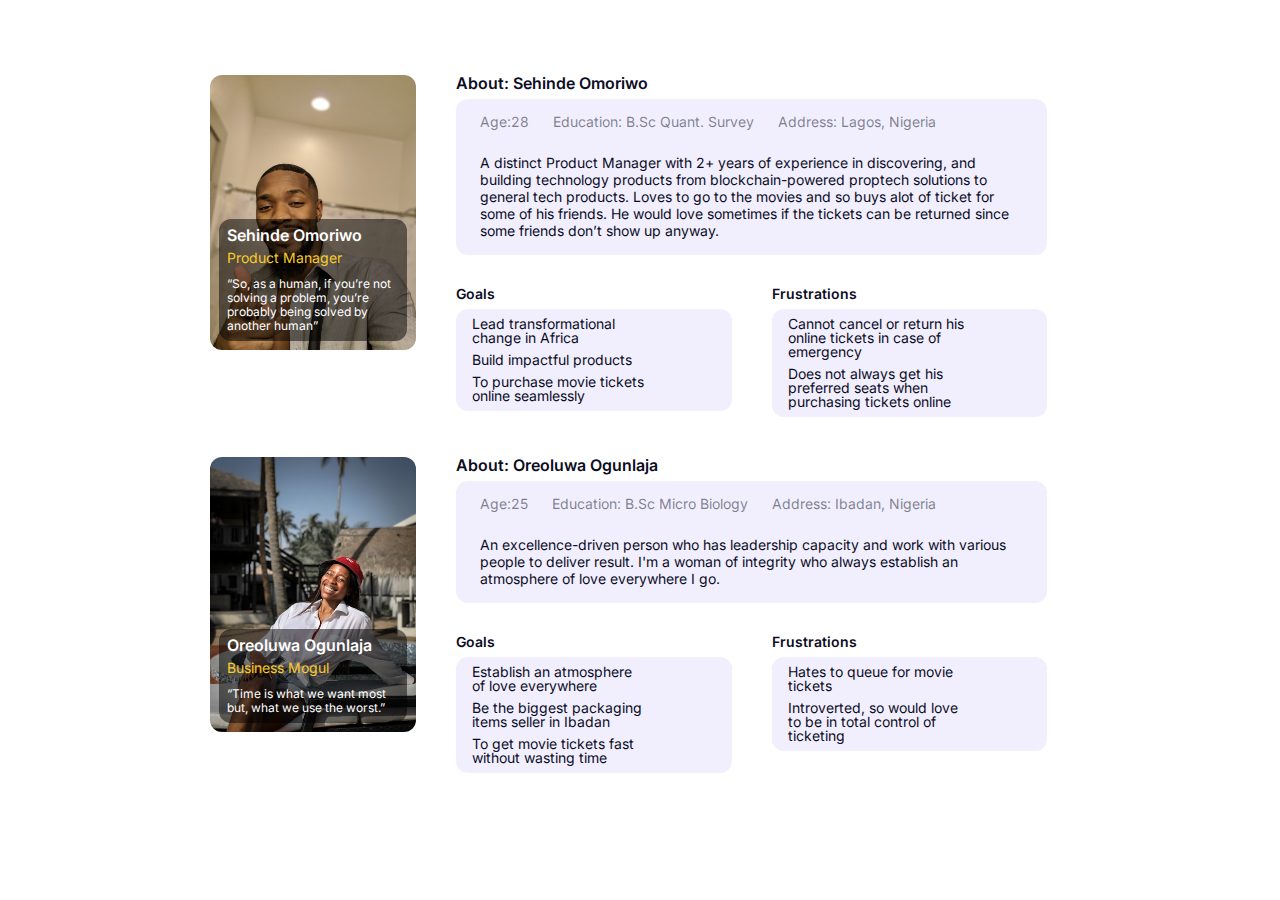
<file: HW9/index.html>
<!DOCTYPE html>
<html lang="en">
<head>
    <meta charset="UTF-8">
    <meta name="viewport" content="width=device-width, initial-scale=1.0">
    <link rel="stylesheet" href="https://cdnjs.cloudflare.com/ajax/libs/font-awesome/6.5.2/css/all.min.css" integrity="sha512-SnH5WK+bZxgPHs44uWIX+LLJAJ9/2PkPKZ5QiAj6Ta86w+fsb2TkcmfRyVX3pBnMFcV7oQPJkl9QevSCWr3W6A==" crossorigin="anonymous" referrerpolicy="no-referrer" />
    <link rel="stylesheet" href="style/reset.css">
    <link rel="stylesheet" href="style/style.css">
    <title>Persons</title>
</head>
<body>
    <main>
    <div class="wrapper">
            <div class="user-wrapper">
                <div class="photo-wrapper">
                    <div class="photo-content-wrapper">
                        <img src="img/image1.png" alt="image1">
                        <div class="photo-block">
                            <h2>Sehinde Omoriwo</h2>
                            <div class="role">Product Manager</div>
                            <div class="quote">“So, as a human, if you’re not solving a problem, you’re probably being solved by another human”</div>
                        </div>
                    </div>
                </div>
                <div class="about-wrapper">
                    <h3>About: Sehinde Omoriwo</h3>
                    <div class="about-content-wrapper">
                        <div class="personal-info">
                            <div>Age:28</div>
                            <div>Education: B.Sc Quant. Survey</div>
                            <div>Address: Lagos, Nigeria</div>
                        </div>
                        <div class="about-content">
                        A distinct Product Manager with 2+ years of experience in discovering, and building technology products from blockchain-powered proptech solutions to general tech products. 
                        Loves to go to the movies and so buys alot of ticket for some of his friends. He would love sometimes if the tickets can be returned since some friends don’t show up anyway.
                        </div>
                    </div>
                </div>
                <div class="goals-wrapper">
                    <h4>Goals</h4>
                    <ul class="goals-content-wrapper">
                        <li>
                            <i class="fa-solid fa-check-circle"></i>
                            <span>Lead transformational change in Africa</span>
                        </li>
                        <li>
                            <i class="fa-solid fa-check-circle"></i>
                            <span>Build impactful products</span>
                        </li>
                        <li>
                            <i class="fa-solid fa-check-circle"></i>
                            <span>To purchase movie tickets online seamlessly </span>
                        </li>
                    </ul>
                </div>
                <div class="frustrations-wrapper">
                    <h4>Frustrations</h4>
                    <ul class="frustrations-content-wrapper">
                        <li>
                            <i class="fa-solid fa-times-circle"></i>
                            <span>Cannot cancel or return his online tickets in case of emergency</span>
                        </li>
                        <li>
                            <i class="fa-solid fa-times-circle"></i>
                            <span>Does not always get his preferred seats when purchasing tickets online</span>
                        </li>
                    </ul>
                </div>
            </div>

            <div class="user-wrapper">
                <div class="photo-wrapper">
                    <div class="photo-content-wrapper">
                        <img src="img/image2.png" alt="image2">
                        <div class="photo-block">
                            <h2>Oreoluwa Ogunlaja</h2>
                            <div class="role">Business Mogul</div>
                            <div class="quote">“Time is what we want most but, what we use the worst.”</div>
                        </div>
                    </div>
                </div>
                <div class="about-wrapper">
                    <h3>About: Oreoluwa Ogunlaja</h3>
                    <div class="about-content-wrapper">
                        <div class="personal-info">
                            <div>Age:25</div>
                            <div>Education: B.Sc Micro Biology</div>
                            <div>Address: Ibadan, Nigeria</div>
                        </div>
                        <div class="about-content">
                            An excellence-driven person who has leadership capacity and work with various people to deliver result. I'm a woman of integrity who always establish an atmosphere of love everywhere I go.
                        </div>
                    </div>
                </div>
                <div class="goals-wrapper">
                    <h4>Goals</h4>
                    <ul class="goals-content-wrapper">
                        <li>
                            <i class="fa-solid fa-check-circle"></i>
                            <span>Establish an atmosphere of love everywhere</span>
                        </li>
                        <li>
                            <i class="fa-solid fa-check-circle"></i>
                            <span>Be the biggest packaging items seller in Ibadan</span>
                        </li>
                        <li>
                            <i class="fa-solid fa-check-circle"></i>
                            <span>To get movie tickets fast without wasting time </span>
                        </li>
                    </ul>
                </div>
                <div class="frustrations-wrapper">
                    <h4>Frustrations</h4>
                    <ul class="frustrations-content-wrapper">
                        <li>
                            <i class="fa-solid fa-times-circle"></i>
                            <span>Hates to queue for movie tickets</span>
                        </li>
                        <li>
                            <i class="fa-solid fa-times-circle"></i>
                            <span>Introverted, so would love to be in total control of ticketing</span>
                        </li>
                    </ul>
                </div>
            </div>           
        </div>
    </main>
</body>
</html>
</file>
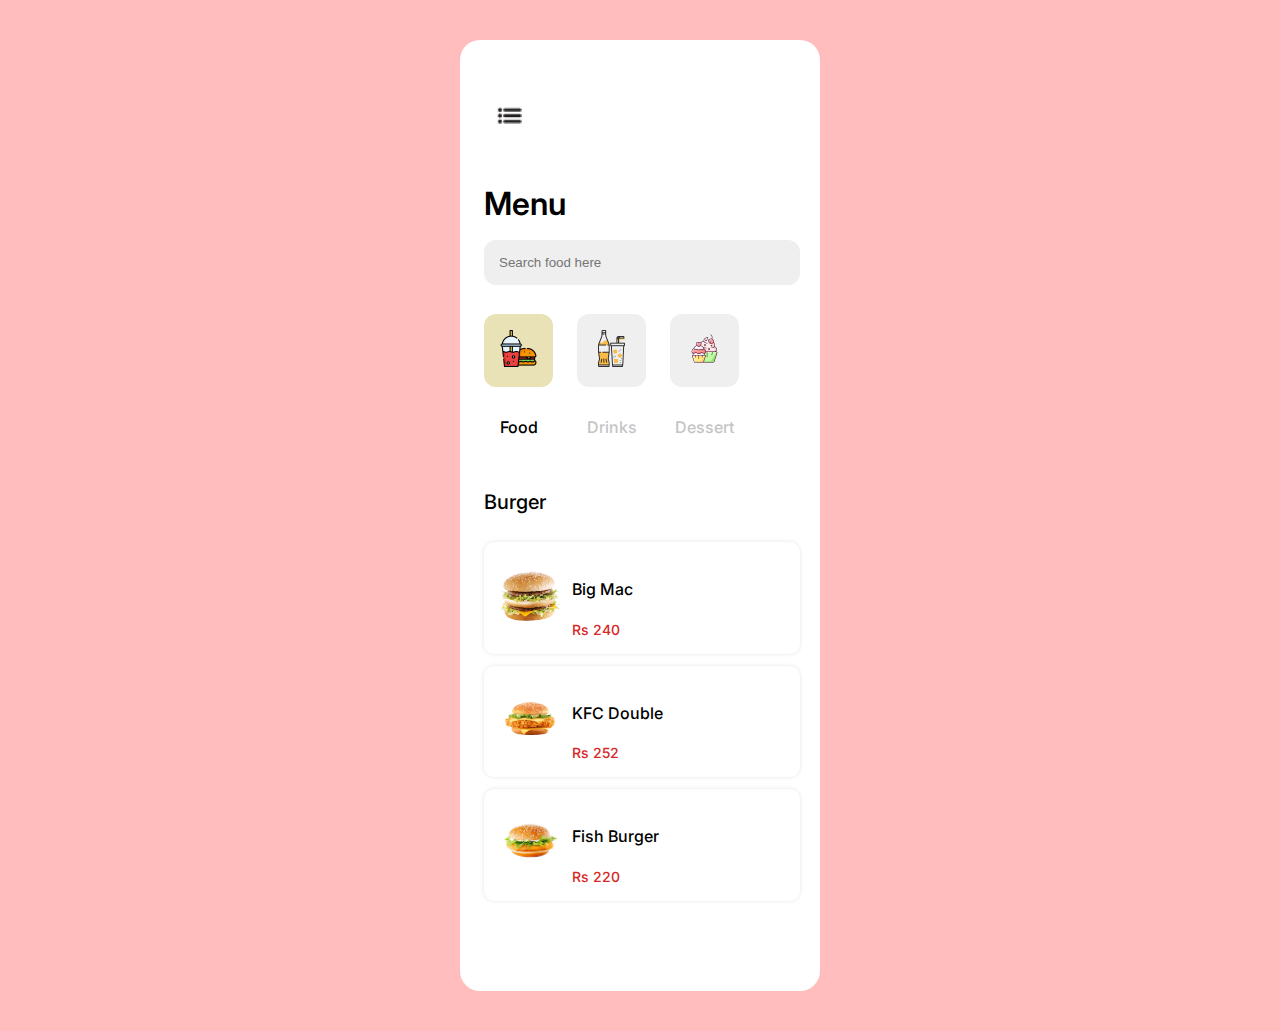
<file: 05/HW/index.html>
<!DOCTYPE html>
<html lang="en">
  <head>
    <meta charset="UTF-8" />
    <meta name="viewport" content="width=device-width, initial-scale=1.0" />
    <title>Document</title>
    <link rel="preconnect" href="https://fonts.googleapis.com" />
    <link rel="preconnect" href="https://fonts.gstatic.com" crossorigin />
    <link
      href="https://fonts.googleapis.com/css2?family=Inter:wght@100..900&family=Roboto:wght@400;500;700;900&display=swap"
      rel="stylesheet"
    />
    <link rel="stylesheet" href="style/menu.css" />
  </head>
  <body>
    <div class="main">
      <div class="button">
        <button class="menu">
          <img src="img/іконка меню.png" alt="menu_icon" />
        </button>
      </div>

      <h1>Menu</h1>
      <form class="input" action="">
        <input type="text" placeholder="Search food here" />
      </form>
      <div class="burgers_header">
        <div class="burgers_items">
          <section class="img_block">
            <img src="img/фуд іконка.png" alt="food_image" />
          </section>
          <h4>Food</h4>
        </div>
        <div class="burgers_items">
          <section class="img_block img_block_nonactive">
            <img src="img/дрінк іконка.png" alt="drink_image" />
          </section>
          <h4 class="disactive">Drinks</h4>
        </div>
        <div class="burgers_items">
          <section class="img_block img_block_nonactive">
            <img src="img/десерт іконка.png" alt="dessert_image" />
          </section>
          <h4 class="disactive">Dessert</h4>
        </div>
      </div>
      <h3>Burger</h3>
      <div class="burgers_main">
        <div class="burgers">
          <section class="food_img">
            <img
              width="60px"
              src="img/біг мак.png"
              alt="big mac"
            />
          </section>
          <div class="descriptions">
            <h4>Big Mac</h4>
            <p>Rs 240</p>
          </div>
        </div>

        <div class="burgers">
          <section class="food_img">
            <img width="60px" src="img/кфс бургер.png" alt="KFC_double_burger" />
          </section>
          <div class="descriptions">
            <h4>KFC Double</h4>
            <p>Rs 252</p>
          </div>
        </div>

        <div class="burgers">
          <section class="food_img">
            <img
              width="60px"
              src="img/фіш бургер.png"
              alt="fish_burger"
            />
          </section>
          <div class="descriptions">
            <h4>Fish Burger</h4>
            <p>Rs 220</p>
          </div>
        </div>
      </div>
    </div>
  </body>
</html>
</file>
<file: HW10/style/fonts.css>
.noto-sans-georgian-Georgia {
    font-family: "Noto Sans Georgian", sans-serif;
    font-optical-sizing: auto;
    font-weight: weight;
    font-style: normal;
    font-variation-settings:
      "wdth" 100;
  }

  .shadows-into-light-regular {
    font-family: "Shadows Into Light", cursive;
    font-weight: 400;
    font-style: normal;
  } 
  .nanum-gothic-regular {
    font-family: "Nanum Gothic", sans-serif;
    font-weight: 400;
    font-style: normal;
  }

  .nanum-gothic-regular {
    font-family: "Nanum Gothic", sans-serif;
    font-weight: 500;
    font-style: normal;
  }

  .nanum-gothic-regular {
    font-family: "Nanum Gothic", sans-serif;
    font-weight: 600;
    font-style: normal;
  }

  .nanum-gothic-regular {
    font-family: "Nanum Gothic", sans-serif;
    font-weight: 700;
    font-style: normal;
  }

  .nanum-gothic-regular {
    font-family: "Nanum Gothic", sans-serif;
    font-weight: 800;
    font-style: normal;
  }

  .nanum-gothic-regular {
    font-family: "Nanum Gothic", sans-serif;
    font-weight: 900;
    font-style: normal;
  }

  .shadows-into-light-regular {
    font-family: "Shadows Into Light", cursive;
    font-weight: 400;
    font-style: normal;
  }
</file>
<file: HW10/style/media.css>
@media(max-width:1140px){
    .select_img{
        display: flex;
        flex-direction: column;
        align-items: center;
        justify-content: center;
    }

    .Cakes{
        margin-top: 30px;
    }

    .Foods{
        margin-top: 30px;
    }

    .block{
        width: 800px;
    }
}

@media(max-width:991px){
        .grand_open{
            background-position-x: 3%;
        }
    
        .block{
            width: 700px;
        }
    }
    @media(max-width:804px){

        .block{
            width: 500px;
            max-height:800px ;
        }
    }

@media(max-width:605px){
    .block{
        width: 400px;
    }

}

@media(max-width:526px){

    .grand_title{
        font-size:10px;
    }
      
    .block{
        width: 300px;
    }
}

@media(max-width:410px){
    .block{
        width: 230px;
        margin-left: 5px;
    }
   
}

@media(max-width:460px){
    .footer_column{
        flex-direction: column;
        justify-content: center;
        align-items: center;
    }

    .author{
        margin-top: 47px;
    }

    .footer_img{
        top: 3315px;
        left:365px;
    }
}
</file>
<file: HW10/style/style.css>
*{
    box-sizing: border-box;
}

body{
    margin: 0;
}

header {
    min-height: 80px;
    background-color: #668e68;
}

.container{
    max-width: 1200px;
}

.navbar-brand {
    font-family: "Noto Sans Georgian", sans-serif;
    font-size: 44px;
    font-weight: 300;
}

.nav-link {
    font-family: "Nanum Gothic", sans-serif;
    font-size: 18px;
    font-weight: 300;
}

.grand_open{
    overflow: hidden;
    background: url(../img/bg/coffee\ 1.png) ;
    background-repeat:no-repeat;
    min-height: 520px;
}

.grand_title{
    font-family: "Shadows Into Light", cursive;
    font-size: 110px;
    font-weight: normal;
    text-align: center;
    color: #fff;
    margin-top: 171px;
}

.select_wrapper{
    display: flex;
    flex-direction: column;
    justify-content: center;
    align-items: center;
}

.select_title{
    font-family: "Shadows Into Light", sans-serif;
    font-size: 40px;
    font-weight:400;
    text-align: center;
    color: #000;
}

.select_subtitle {
    font-family: "Shadows Into Light", sans-serif;
    font-size: 25px;
    font-weight: 500px;;
    text-align: center;
    color: #000;
}

.select_text{
    margin-top: 60px;
}

.select_img{
    margin-top: 39px;
}

.selection_btn{
    display: block;
    margin: 0 auto;
    margin-top: 39px;
    width: 180px;
    height: 40px;
    border: none;
    border-radius: 20px;
    background-color: #668e68;
    font-family:"Nanum Gothic", sans-serif;
    font-size: 16px;
    font-weight: 500;
    text-align: center;
    color: #fff;
    padding-left: 30px;
    cursor: pointer;
    margin-bottom: 62px;
}
span{
    padding-left: 25px; 
    color:white;
}

.description{
    background-image:url(../img/bg/cafe_1.png);
    overflow: hidden;
    background-repeat: no-repeat;
} 

.dsrg{
    display: block;
    margin-top: 138px; 
}
.dsr_title{
    font-family: "Shadows Into Light", cursive;
    font-size: 45px;
    font-weight: 100;
    font-stretch: normal;
    text-align: center;
    color: #fff;
}   

.dsr_subtitle{
    font-family: "Nanum Gothic", sans-serif;
    font-size: 20px;
    font-weight: 300;
    text-align: center;
    color: #fff;
}

.dsr_text{
    font-family:"Nanum Gothic", sans-serif;
    font-size: 20px;
    font-weight: 500;
    text-align: center;
    color: #fff;
    margin-top: 40px;
}

.dsr_btn{
    display: block;
    margin: 0 auto;
    margin-top: 60px;
    width: 180px;
    height: 40px;
    border: none;
    border-radius: 20px;
    background-color: #668e68;
    font-family:"Nanum Gothic", sans-serif;
    font-size: 16px;
    font-weight: 500;
    text-align: center;
    color: #fff;
    padding-left: 30px;
    cursor: pointer;
    margin-bottom: 107px;
}

.news{
    background-color: rgba(129, 97, 59, 0.2);
    overflow: hidden;
}

.news_main{
    margin-top: 83px;
}

.news_title{
    font-family: "Shadows Into Light", cursive;
    font-size: 40px;
    font-weight: normal;
    text-align: center;
    color: #000;
}

.news_subtitle{
    font-family: "Shadows Into Light", cursive;
    font-size: 20px;
    font-weight: normal;
    text-align: center;
    color: #000;
}

.block{
    padding: 20px;
    border: solid 1px #668e68;
    background-color: #fff;
    margin: 0 auto;
    margin-top: 62px;
    margin-bottom: 80px; 
}

.first_blockt{
    font-family:"Nanum Gothic", sans-serif;
    font-size: 16px;
    font-weight: 500;
    text-align: left;
    color: #000
}

.second_blockt{
    margin-top: 15px ;
    font-family:"Nanum Gothic", sans-serif;
    font-size: 16px;
    font-weight: 500;
    text-align: left;
    color: #000;
}

id{
    padding-right: 20px;
}

footer{
    background-color: #000;
    height: 120px;
}

.footer_column{
    display: flex;
    justify-content: space-between;
}

.first_column{
    margin-top: 20px;
    font-family:"Nanum Gothic", sans-serif;
    font-size: 14px;
    font-weight: 500;
    color: #fff;
}

.second_column{
    margin-top: 20px;
    font-family:"Nanum Gothic", sans-serif;
    font-size: 14px;
    font-weight: 500;
    color: #fff;
}

.footer_img {
    position: absolute;
    right:15px ;
}
</file>
<file: HW6/style/style.css>
* {
    box-sizing: border-box;
  }
  body {
    background-size: cover;
    background-image: url(../img/фон_сайту.jpg);
    background-repeat: no-repeat;
    background-position: top center;
  
    font-family: "Inter", sans-serif;
    font-weight: 400;
    font-size: 24px;
    color: #fff;
  }
  p {
    margin-top: 0;
    margin-bottom: 0;
  }
  
  img {
    display: block;
    max-width: 100%;
    height: auto;
  }
  
  button {
    cursor: pointer;
  }
  
  ul,
  ol {
    list-style: none;
    margin-top: 0;
    margin-bottom: 0;
    padding-left: 0;
  }
  
  header {
    margin-top: 42px;
    margin-bottom: 115px;
  }
  
  .container {
    width: 1728px;
    margin-left: auto;
    margin-right: auto;
    padding: 0px 33px 0px 80px;
  }
  
  .be-flex {
    display: flex;
    justify-content: space-between;
  }
  
  .left-side-header {
    display: flex;
    align-items: center;
  }
  
  .logo {
    margin-right: 16px;
  }
  
  .premier {
    color: #c8c8c8;
    font-weight: 500;
    padding-left: 26px;
  
    border-left: 2px solid white;
  }
  
  .right-side-header {
    display: flex;
    align-items: center;
  }
  
  .search-btn {
    background-color: transparent;
    border: none;
    margin-right: 16px;
  }
  .content-thumb {
    width: 911px;
  }
  
  .genres-container {
    margin-bottom: 26px;
  }
  
  .genres {
    font-size: 32px;
    font-weight: 500;
    line-height: normal;
  }
  
  .genres:not(:first-child) {
    padding-left: 22px;
    border-left: 2px solid white;
  }
  
  .genres:not(:last-child) {
    padding-right: 22px;
  }
  
  h1 {
    font-size: 64px;
    font-weight: 800;
    line-height: normal;
    letter-spacing: 3.52px;
  
    margin-bottom: 34px;
  }
  
  .info {
    font-size: 29px;
    font-weight: 400;
    line-height: normal;
  
    margin-bottom: 19px;
  }
  
  .info-gray {
    color: #a7a6a6;
  }
  
  .film-description {
    color: #a7a6a6;
    font-size: 24px;
    font-weight: 400;
    line-height: 141.523%; 
  
    margin-bottom: 28px;
  }
  
  .raiting {
    list-style: none;
    display: flex;
    gap: 14px;
  
    margin-bottom: 55px;
  }
  
  .buttons-list {
    display: flex;
    gap: 50px;
  
    margin-bottom: 54px;
  }
  
  .btn {
    font-family: inherit;
    border-radius: 10px;
    color: #fff;
    font-size: 22px;
    font-weight: 500;
    line-height: 141.523%; 
  }
  
  .primary-btn {
    display: flex;
    border: none;
  
    gap: 18px;
    align-items: center;
    background-color: #d40d1f;
  
    padding: 16px 34px;
  
    color: #fff;
  }
  
  .secondary-btn {
    background-color: transparent;
    border: 3px solid #fff;
  
    padding: 16px 58px;
  }
  
  .popular-container {
    display: flex;
    justify-content: space-between;
  
    margin-bottom: 32px;
  }
  
  h2 {
    font-size: 22px;
    font-weight: 800;
    line-height: 144.523%; 
    letter-spacing: 2.97px;
  }
  
  .slider-arrows {
    display: flex;
    gap: 24px;
  }
  
  .popular-list {
    display: flex;
    gap: 40px;
  }
</file>
<file: HW7/style/style.css>
* {
    box-sizing: border-box;
  }
  body {
    /* width: 1728px; */
    background-image: url(../img/фон_сайту.jpg);
    background-size: cover;
    background-repeat: no-repeat;
    background-position: top center;
  
    font-family: "Inter", sans-serif;
    font-weight: 400;
    font-size: 24px;
    color: #fff;
  }
  
  img {
    display: block;
    max-width: 100%;
    height: auto;
  }
  
  button {
    cursor: pointer;
  }
  
  header {
    margin-top: 42px;
    margin-bottom: 115px;
  }
  
  .container {
    width: 1728px;
    margin-left: auto;
    margin-right: auto;
    padding: 0px 33px 0px 80px;
  }
  
  .be-flex {
    display: flex;
    justify-content: space-between;
  }
  
  .left-side-header {
    display: flex;
    align-items: center;
    gap: 42px;
  }
  
  .premier {
    color: #c8c8c8;
    font-weight: 500;
  
    position: relative;
  }
  
  .premier::before {
    content: "";
    display: inline-block;
    width: 3px;
    height: 28px;
    background-color: #fff;
    position: absolute;
    left: -26px;
    top: -4px;
  }
  
  .right-side-header {
    display: flex;
    align-items: center;
    gap: 45px;
  }
  
  .search-btn {
    background-color: transparent;
    border: none;
    margin-right: 16px;
    color: #fff;
  }
  
  .content-thumb {
    width: 911px;
  }
  
  .genres-container {
    margin-bottom: 26px;
  }
  
  .genres {
    font-size: 32px;
    font-weight: 500;
    line-height: normal;
  
    position: relative;
  }
  
  .genres:not(:last-child) {
    margin-right: 45px;
  }
  
  .genres:not(:last-child)::after {
    content: "";
    display: inline-block;
    width: 3px;
    height: 33px;
    background-color: #fff;
  
    position: absolute;
    right: -20px;
    top: 4px;
  }
  
  h1 {
    font-size: 64px;
    font-weight: 800;
    line-height: normal;
    letter-spacing: 3.52px;
  
    margin-bottom: 34px;
  }
  
  .info {
    font-size: 29px;
    font-weight: 400;
    line-height: normal;
  
    margin-bottom: 19px;
  }
  
  .divider {
    margin-left: 22px;
  }
  
  .divider::before {
    content: "";
    display: inline-block;
    width: 3px;
    height: 20px;
    background-color: #fff;
    margin-right: 22px;
  }
  
  .info-gray {
    color: #a7a6a6;
  }
  
  .film-description {
    color: #a7a6a6;
    font-size: 24px;
    font-weight: 400;
    line-height: 141.523%; /* 33.965px */
  
    margin-bottom: 28px;
  }
  
  .raiting {
    list-style: none;
    display: flex;
    gap: 14px;
  
    margin-bottom: 55px;
  }
  
  .star-item {
    color: #ffea2b;
  }
  
  .star-item_non-active {
    color: #fff;
  }
  
  .buttons-list {
    display: flex;
    gap: 50px;
  
    margin-bottom: 54px;
  }

  .btn {
    font-family: inherit;
    border-radius: 10px;
    color: #fff;
    font-size: 22px;
    font-weight: 500;
    line-height: 141.523%; 
  }
  
  .primary-btn {
    display: flex;
    border: none;
  
    gap: 18px;
    align-items: center;
    background-color: #d40d1f;
  
    padding: 16px 34px;
  
    color: #fff;
  }
  
  .secondary-btn {
    background-color: transparent;
    border: 3px solid #fff;
  
    padding: 16px 58px;
  }
  
  .popular-container {
    display: flex;
    justify-content: space-between;
  
    margin-bottom: 32px;
  }
  
  h2 {
    font-size: 22px;
    font-weight: 800;
    line-height: 144.523%; /* 31.795px */
    letter-spacing: 2.97px;
  }
  
  .slider-arrows {
    display: flex;
    gap: 24px;
  }
  
  .arrow-btn {
    font-size: 14px;
    width: 33px;
    height: 33px;
    display: flex;
    justify-content: center;
    align-items: center;
    background-color: transparent;
  
    border-radius: 100%;
    border: 2px solid #a7a6a6;
    color: #a7a6a6;
  }
  
  .arrow-btn:hover {
    color: #fff;
    border: 2px solid #fff;
  }
  
  .popular-list {
    display: flex;
    gap: 40px;
  }
  
  .age-restrictions {
    position: fixed;
    right: 0px;
    bottom: 100px;
    font-weight: 500;
    line-height: 141.523%; 
  
    padding: 15px 33px 15px 26px;
    background: rgba(255, 255, 255, 0.49);
    border-left: 33px solid #d40d1f;
  }
</file>
<file: HW8/styles/cv.css>
* {
    box-sizing: border-box;
  }
  
  :root {
    --body-color: #212529;
  
    --light-font-color: #fff;
    --dark-font-color: #212529;
  
    --accent-color: #ffb742;
    --not-accent-color: #d4d4d4;
    --hover-background-color: rgba(255, 183, 66, 0.5);
  
    --primary-font-family: "Inter", sans-serif;
    --secondary-font-family: "Poppins", sans-serif;
    --thrid-font-family: "Roboto", sans-serif;
  }
  
  a {
    text-decoration: none;
  }
  
  button {
    font-family: var(--secondary-font-family);
    font-size: 18px;
    font-weight: 700;
    line-height: 30px; 
  }
  
  body {
    background-color: var(--body-color);
    font-family: var(--sec-font-family);
  
    font-size: 16px;
    font-style: normal;
    font-weight: 400;
    line-height: 30px; 
  
    color: var(--light-font-color);
  }
  
  img {
    display: block;
    max-width: 100%;
    height: auto;
  }
  
  button {
    cursor: pointer;
  }
  
  header {
    padding: 40px 0px 40px 0px;
    margin-bottom: 68px;
  }
  
  .big-wrapper {
    
    width: 93%;
    margin: 0 auto;
  }
  
  .be-flex {
    display: flex;
    align-items: center;
  }
  
  @media screen and (max-width: 720px) {
    .be-flex {
      flex-direction: column;
      gap: 30px;
    }
    .logo {
      align-self: flex-start;
    }
  
    nav {
      padding: 30px 0px 30px 0px;
    }
  }
  
  .big-wrapper.be-flex {
    justify-content: space-between;
  }
  
  .be-flex ul {
    gap: 25px;
  }
  
  .hire-btn {
    background-color: var(--accent-color);
    padding: 12px 26px;
    border-radius: 50px;
    border: 2px solid var(--accent-color);
  }
  
  .hire-btn:hover {
    background-color: var(--hover-background-color);
    color: white;
    border: 2px solid transparent;
  }
  
  .nav-links {
    color: #fff;
    font-family: var(--secondary-font-family);
    font-size: 18px;
    font-weight: 600;
    line-height: normal;
    text-transform: capitalize;
  }
  
  .nav-links:hover {
    color: var(--accent-color);
  }
  
  .hero-section {
    margin-bottom: 134px;
  }
  
  .greeting {
    text-align: center;
    font-family: var(--primary-font-family);
    font-size: 32px;
    font-weight: 700;
    line-height: 50.753px; 
  }
  
  .greeting-span {
    color: var(--accent-color);
    text-decoration-line: underline;
  }
  
  h1 {
    text-align: center;
    font-family: var(--primary-font-family);
    font-size: 48px;
    font-weight: 700;
    line-height: 90.85px; 
    text-transform: capitalize;
    margin-bottom: 25px;
  }
  
  .my-services {
    text-align: center;
    font-family: Inter;
    font-size: 24px;
    font-style: normal;
    font-weight: 400;
    line-height: 50.753px; 
    text-transform: capitalize;
    margin-bottom: 22px;
  }
  
  .avatar {
    text-align: center;
    margin: 0 auto;
  }
  
  .benefits {
    margin-bottom: 216px;
  }
  
  .benefits-thumb {
    display: flex;
    align-items: center;
    justify-content: space-around;
    width: 30%;
  
    background-color: #292b2e;
    border-radius: 10px;
    padding: 25px 0px;
  
    cursor: pointer;
  }
  
  @media screen and (max-width: 720px) {
    .benefits-thumb {
      width: 80%;
    }
  }
  
  .benefits-thumb:hover {
    background: linear-gradient(
      94deg,
      #ffb742 0%,
      rgba(255, 123, 66, 0.76) 99.33%
    );
  }
  
  .benefits-thumb:hover .digit {
    color: var(--body-color);
  }
  
  .benefits-thumb:hover .benefit-description {
    color: var(--body-color);
  }
  
  .digit {
    color: #ffb742;
  
    text-align: center;
    font-family: var(--primary-font-family);
    font-size: 32px;
    font-weight: 700;
    line-height: 126.023%; 
    text-transform: capitalize;
  }
  
  .benefit-description {
    font-family: var(--primary-font-family);
    font-weight: 700;
    line-height: 193.023%;
    text-transform: capitalize;
  }
  
  @media screen and (max-width: 920px) {
    .benefit-description {
      font-size: 12px;
    }
  }
  
  .hero-section {
    margin-bottom: 112px;
  }
  
  .horizontal-container {
    justify-content: space-between;
  }
  
  @media screen and (max-width: 720px) {
    .horizontal-container {
      justify-content: center;
    }
  }
  
  .img-wrapper {
    width: 36%;
  }
  
  @media screen and (max-width: 720px) {
    .img-wrapper {
      width: 100%;
    }
  }
  
  .img-wrapper img {
    width: 100%;
  }
  
  .hero-description {
    width: 47%;
  }
  
  h3 {
    display: inline-block;
  
    color: var(--accent-color);
    font-family: var(--secondary-font-family);
    font-size: 20px;
    font-weight: 600;
    line-height: 30px; 
    text-transform: uppercase;
  
    border-radius: 50px;
    background: rgba(255, 255, 255, 0.08);
  
    padding: 6px 25px;
  
    margin-bottom: 24px;
  }
  
  h2 {
    max-width: 518px;
  
    font-family: var(--thrid-font-family);
    font-size: 48px;
    font-weight: 700;
    line-height: 64px;
  
    margin-bottom: 35px;
  }
  
  .description-text {
    color: var(--not-accent-color);
    font-family: var(--secondary-font-family);
    font-size: 16px;
    font-style: normal;
    font-weight: 400;
    line-height: 30px; 
    max-width: 672px;
  
    margin-bottom: 54px;
  }
  
  @media screen and (max-width: 720px) {
    .hero-description {
      width: 90%;
    }
  
    h2 {
      text-align: center;
    }
  
    h3 {
      text-align: center;
      display: block;
    }
  
    .hero-description .hire-btn {
      display: block;
      margin-left: auto;
      margin-right: auto;
    }
  }
  
  .skills {
    margin-bottom: 96px;
  }
  
  .skills-thumb {
    width: 51%;
  }
  
  @media screen and (max-width: 720px) {
    .skills-thumb {
      width: 90%;
      margin-bottom: 35px;
    }
  }
  
  @media screen and (max-width: 720px) {
    .skills-thumb .hire-btn {
      display: block;
      margin: 0 auto;
    }
  }
  
  .stack-list {
    width: 42%;
    display: flex;
    flex-wrap: wrap;
    gap: 16px;
    max-width: 608px;
  }
  
  @media screen and (max-width: 720px) {
    .stack-list {
      width: 100%;
      justify-content: center;
    }
  }
  
  .stack-item {
    background-color: #383e45;
    border-radius: 10px;
    padding: 16px 16px;
    min-width: 80px;
  
    display: flex;
    justify-content: center;
    align-items: center;
  }
  
  .stack-item:hover {
    background: rgba(255, 183, 66, 0.5);
    box-shadow: 0px 4px 4px 0px rgba(0, 0, 0, 0.25);
  }
  
  .features {
    margin-bottom: 125px;
  }
  
  .features-title-container {
    display: flex;
    flex-direction: column;
    align-items: center;
  
    margin-bottom: 48px;
  }
  
  .filter-list {
    display: flex;
    flex-wrap: wrap;
    gap: 24px;
    justify-content: center;
  }
  
  .filter-button {
    color: #fff;
    background-color: transparent;
    border: none;
    font-family: var(--secondary-font-family);
    font-size: 16px;
    font-weight: 600;
    line-height: 30px; 
  
    padding: 5px 20px;
  }
  
  .active {
    border-radius: 3px;
    background-color: #ffb742;
  }
  
  .images-thumb {
    display: flex;
    flex-wrap: wrap;
    width: 100%;
    justify-content: space-around;
  }
  
  .column-thumb {
    display: flex;
    row-gap: 28px;
    flex-direction: column;
    width: 30%;
  }
  
  @media screen and (max-width: 720px) {
    .column-thumb {
      width: 100%;
    }
  }
  
  .column-thumb img {
    border-radius: 5px;
  }
  
  .testemonials-section {
    margin-bottom: 253px;
  }
  
  .testemonials-header-thumb {
    display: flex;
    flex-direction: column;
    align-items: center;
    margin-bottom: 90px;
  }
  
  .testemonials-list {
    display: flex;
    flex-wrap: wrap;
    width: 100%;
    justify-content: space-around;
  }
  
  .testemonials-item {
    
    color: #000;
    font-family: var(--secondary-font-family);
  
    background-color: var(--light-font-color);
    padding: 50px 52px 50px 33px;
  }
  
  @media screen and (max-width: 1240px) {
    .testemonials-list {
      flex-direction: column;
      align-items: center;
      gap: 30px;
    }
  }
  
  .stars-list {
    display: flex;
    gap: 10px;
    color: gold;
  
    margin-bottom: 21px;
  }
  
  .testemonial-text {
    max-width: 294px;
  
    font-size: 20px;
    font-weight: 400;
    line-height: 34px; 
  
    margin-bottom: 36px;
  }
  
  .user-data {
    display: flex;
  }
  
  .user-data img {
    margin-right: 24px;
  }
  
  .user-info {
    gap: 24px;
  }
  
  .user-name {
    font-size: 20px;
    font-weight: 700;
    line-height: 34px; 
  }
  
  .user-profession {
    font-size: 16px;
    font-weight: 400;
    line-height: 34px; 
  }
  
  footer {
    background-color: #1c1c1c;
    padding: 148px 0px 90px 0px;
  
    font-family: var(--secondary-font-family);
  }
  
  .top-flex-position {
    display: flex;
    align-items: flex-start;
    justify-content: space-between;
  }
  
  @media screen and (max-width: 720px) {
    .top-flex-position {
      display: flex;
      flex-direction: column;
      align-items: center;
  
      gap: 45px;
    }
  }
  
  .me-in-footer {
    color: var(--accent-color);
    font-size: 32px;
    font-weight: 700;
    line-height: 100%; 
  
    margin-bottom: 30px;
  }
  
  .my-profession {
    color: var(--not-accent-color);
    font-weight: 600;
    line-height: 32.38px; 
  
    max-width: 254px;
  }
  
  @media screen and (max-width: 720px) {
    .me-in-footer {
      text-align: center;
    }
  
    .my-profession {
      text-align: center;
    }
  }
  
  h5 {
    color: #f5fbf2;
    font-size: 22px;
    font-weight: 700;
    line-height: 31.887px; 
  
    margin-bottom: 20px;
  }
  
  .links-item a {
    color: #7b7b7b;
    font-size: 18px;
    font-weight: 500;
    line-height: 37px;
  }
  
  .links-item a:hover {
    color: var(--accent-color);
  }
  
  .feedback {
    color: #7b7b7b;
    font-size: 18px;
    font-weight: 500;
    line-height: 36.422px; 
  
    max-width: 320px;
  }
  
  @media screen and (max-width: 720px) {
    .footer-links-container {
      text-align: center;
    }
  }
</file>
<file: HW9/style/style.css>
@import url('https://fonts.googleapis.com/css2?family=Inter:wght@100..900&display=swap');

:root{
    --main-font-family: 'Inter';
    --main-color: #0C0D1F;
    --secondary-color: #fff;
    --content-font-size: 14px;
    --heading-font-size: 16px;
    --content-small-font-size: 12px;
}

*{
    box-sizing: border-box;
}
body{
    font-family: var(--main-font-family);
    font-weight: 400;
    font-size: var(--content-font-size);
    color: var(--main-color);
    margin: 0 auto;
}
main{
    width: 1024px;
    margin: 0 auto;
}
.wrapper{
    width: 84%;
    margin: 75px 82px;
}
.user-wrapper{
    display: grid;
    grid-template-columns: 24% 32% 32%;
    grid-template-areas:
    "photo about about"
    "photo goals frustrations";
    column-gap: 40px;
    row-gap: 32px;
    margin-bottom: 40px;
}
.photo-wrapper{
    grid-area: photo;
   
}
.photo-content-wrapper{
    position: relative;
}
h2{
    font-size: var(--heading-font-size);
    color: var(--secondary-color);
    font-weight: 600;
    margin-bottom: 8px;
}
.photo-block{
    position: absolute;
    bottom: 0;
    background-color: rgba(0, 0, 0, 0.5);
    border-radius: 12px;
    padding: 8px;
    margin: 11px 9px;
}
.role{
    color: #F9CB28;
    margin-bottom: 12px;
}
.quote{
    font-size: var(--content-small-font-size);
    line-height: 14px;
    color: var(--secondary-color);
}
img{
    width: 100%;
    border-radius: 12px;   
}
.about-wrapper{
    grid-area: about;
}
.about-content-wrapper{
    padding: 16px 24px;
    background-color: #F1EFFE;
    border-radius: 12px;
}
.personal-info{
    display: grid;
    grid-template-columns: repeat(3, auto);
    column-gap: 24px;
    justify-content: start;
    color: rgba(12, 13, 31, 0.5);
    margin-bottom: 25px;
}
.about-content{
    line-height: 17px;
}
h3{
    font-size: var(--heading-font-size);
    font-weight: 600; 
    margin-bottom: 8px;
}
.goals-wrapper{
    grid-area: goals;
}
h4{
    font-weight: 600;
    margin-bottom: 8px;
}
.goals-content-wrapper, .frustrations-content-wrapper{
    padding: 8px;
    background-color: #F1EFFE;
    border-radius: 12px;    
}
.goals-content-wrapper i{
    font-size: 16px;
    color: #27AE60;
}
li{
    width: 71%;
    margin-bottom: 8px;
    display: flex;
    align-items: flex-start;
    column-gap: 8px;
}
li:last-child{
    margin-bottom: 0;
}
.frustrations-wrapper{
    grid-area: frustrations;
}
.frustrations-content-wrapper i{
    font-size: 16px;
    color: #EB5757;
}
@media (max-width:768px) {
    main{
        width: 100%;
    }
    .wrapper{
        margin: 40px auto;
    }
    .user-wrapper{
        display: flex;
        flex-direction: column;
        align-items: center;
        row-gap: 32px;
    }
    .goals-wrapper{
        width: 100%;
    }
    .frustrations-wrapper{
        width: 100%;
    }
}
</file>
<file: 05/HW/style/menu.css>
* {
  box-sizing: border-box;
}
body {
  background-color: rgb(255, 189, 189);
  margin: 0;
  font-family: "Inter", sans-serif;
  color: #000;
}
p {
  margin-top: 0;
  margin-bottom: 0;
}

.main {
  width: 360px;
  margin: 40px auto;
  border-radius: 20px;
  padding: 55px 20px 90px 24px;
  background: white;
  padding: 55px 20px 90px 24px;
}

.menu {
  background: none;
  border: none;
  margin-bottom: 23px;
}

h1 {
  font-size: 32px;
  font-weight: 600;
  margin-bottom: 17px;
  font-style: normal;
  line-height: normal;
  margin-bottom: 17px;
}

input {
  background-color: #efefef;
  border-radius: 12px;
  border: none;
  padding: 15px;
  width: 100%;
  margin-bottom: 29px;
}

.burgers_header {
  display: flex;
  gap: 24px;
  margin-bottom: 32px;
}

.burgers_items {
  display: flex;
  flex-direction: column;
}

.img_block {
  padding: 16px;
  background-color: #eae2b7;
  margin-bottom: 8px;
  border-radius: 12px;
}

.img_block_nonactive {
  background-color: #efefef;
}

h4 {
  text-align: center;
  font-size: 16px;
  font-weight: 500;
}

.disactive {
  color: #c4c4c4;
}

h3 {
  font-size: 20px;
  font-weight: 500;
  margin-bottom: 28px;
}

.burgers_main {
  display: flex;
  flex-direction: column;
  gap: 12px;
}

.burgers {
  display: flex;
  align-items: center;
  gap: 12px;
  padding: 16px;

  border-radius: 10px;
  background: #fff;
  box-shadow: 0px 0px 4px 0px #e5e5e5;
}

p {
  color: #d62828;

  font-size: 14px;
  font-weight: 500;
}

.menu:hover {
  outline: rgb(30, 184, 255) solid 2px;
}

input:hover {
  outline: rgb(30, 184, 255) solid 2px;
}

.img_block:hover {
  outline: rgb(30, 184, 255) solid 2px;
  box-shadow: 10px 10px 10px rgb(209, 209, 209);
}

.burgers:hover {
  outline: rgb(30, 184, 255) solid 2px;
  box-shadow: 10px 10px 10px rgb(209, 209, 209);
}
</file>
